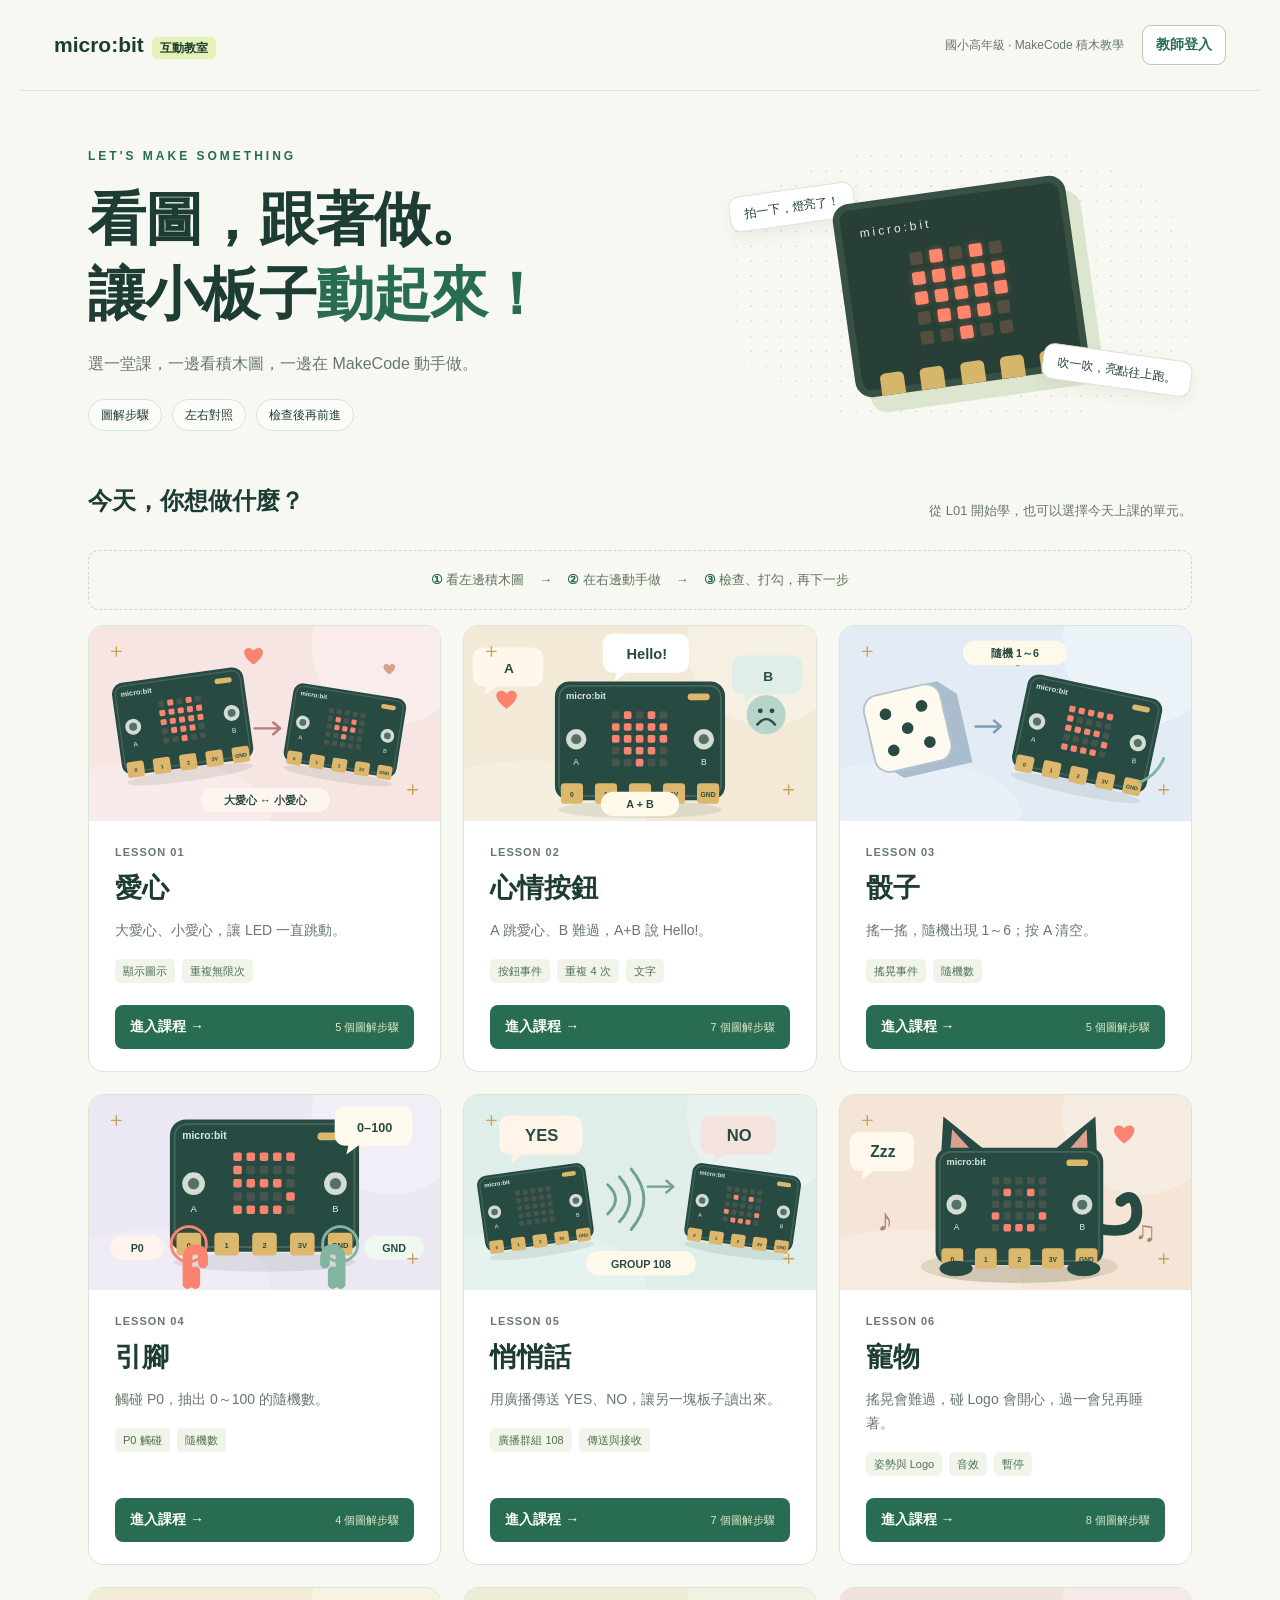
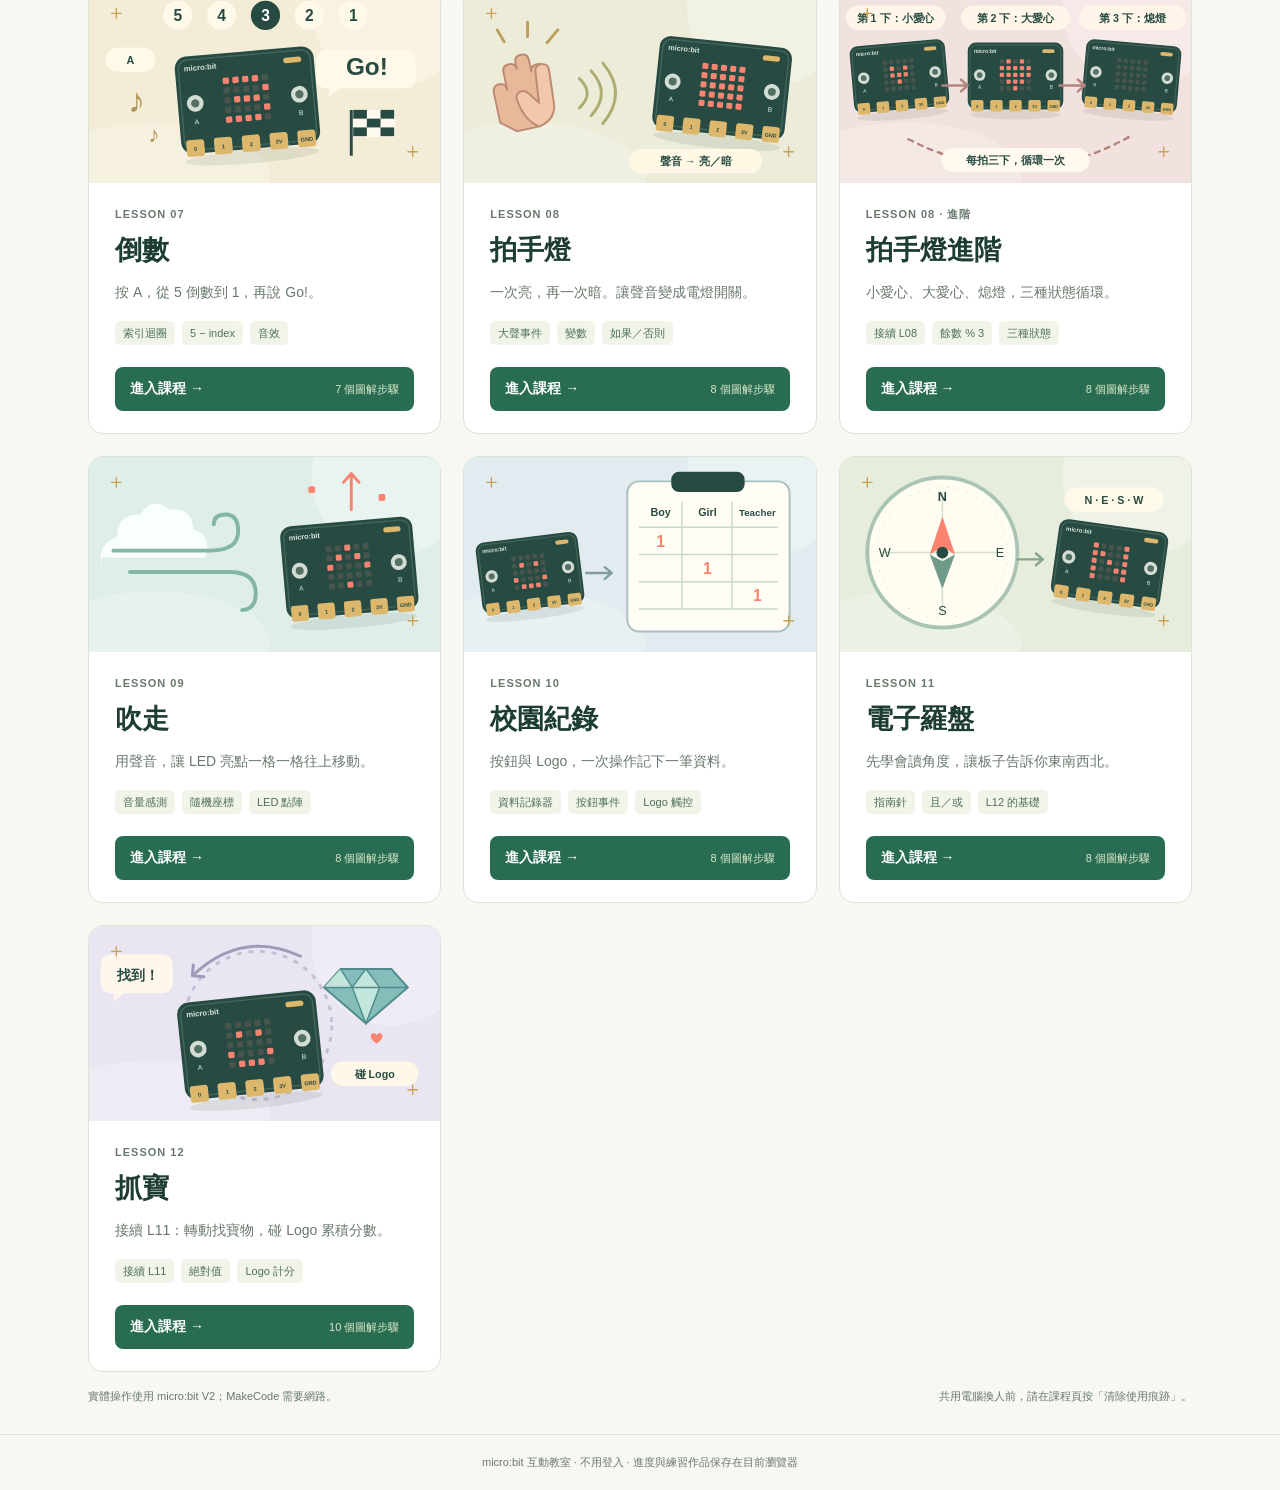
<file: index.html>
<!doctype html>
<html lang="zh-Hant"><head><meta charset="utf-8"><meta name="viewport" content="width=device-width,initial-scale=1"><meta name="description" content="micro:bit 圖解互動教室：L01～L12 與拍手燈進階，共 13 個課程入口；看積木圖，對照 MakeCode 一步步操作。"><title>micro:bit 互動教室｜看圖，跟著做</title><link rel="stylesheet" href="cover.css?v=teacher-20261126"></head>
<body><header><a href="index.html" class="brand">micro:bit<span>互動教室</span></a><div class="teacher-home-tools"><small>國小高年級 · MakeCode 積木教學</small><a class="teacher-entry" href="teacher.html">教師登入</a></div></header>
<main><section class="hero"><div><span class="eyebrow">LET'S MAKE SOMETHING</span><h1>看圖，跟著做。<br>讓小板子<em>動起來！</em></h1><p>選一堂課，一邊看積木圖，一邊在 MakeCode 動手做。</p><div class="pills"><span>圖解步驟</span><span>左右對照</span><span>檢查後再前進</span></div></div><div class="hero-art" aria-hidden="true"><span class="bubble clap-bubble">拍一下，燈亮了！</span><div class="board"><div class="board-name">micro:bit</div><div class="leds"><i></i><i class="lit"></i><i></i><i class="lit"></i><i></i><i class="lit"></i><i class="lit"></i><i class="lit"></i><i class="lit"></i><i class="lit"></i><i class="lit"></i><i class="lit"></i><i class="lit"></i><i class="lit"></i><i class="lit"></i><i></i><i class="lit"></i><i class="lit"></i><i class="lit"></i><i></i><i></i><i></i><i class="lit"></i><i></i><i></i></div><div class="pins"><b></b><b></b><b></b><b></b><b></b></div></div><span class="bubble wind-bubble">吹一吹，亮點往上跑。</span></div></section>
<section aria-labelledby="courseTitle"><div class="section-head"><h2 id="courseTitle">今天，你想做什麼？</h2><p>從 L01 開始學，也可以選擇今天上課的單元。</p></div><div class="howto"><span><b>①</b> 看左邊積木圖</span><span>→</span><span><b>②</b> 在右邊動手做</span><span>→</span><span><b>③</b> 檢查、打勾，再下一步</span></div><div class="courses"><a class="course" href="lesson01.html" aria-label="進入第 01 課愛心"><div class="course-art illustrated" aria-hidden="true"><img src="assets/cover/lesson-01.svg" alt="" width="360" height="200" decoding="async"></div><div class="course-body"><span class="course-no">LESSON 01</span><h3>愛心</h3><p>大愛心、小愛心，讓 LED 一直跳動。</p><div class="tags"><span>顯示圖示</span><span>重複無限次</span></div><div class="enter"><span>進入課程 →</span><small>5 個圖解步驟</small></div></div></a><a class="course" href="lesson02.html" aria-label="進入第 02 課心情按鈕"><div class="course-art illustrated" aria-hidden="true"><img src="assets/cover/lesson-02.svg" alt="" width="360" height="200" decoding="async"></div><div class="course-body"><span class="course-no">LESSON 02</span><h3>心情按鈕</h3><p>A 跳愛心、B 難過，A+B 說 Hello!。</p><div class="tags"><span>按鈕事件</span><span>重複 4 次</span><span>文字</span></div><div class="enter"><span>進入課程 →</span><small>7 個圖解步驟</small></div></div></a><a class="course" href="lesson03.html" aria-label="進入第 03 課骰子"><div class="course-art illustrated" aria-hidden="true"><img src="assets/cover/lesson-03.svg" alt="" width="360" height="200" decoding="async"></div><div class="course-body"><span class="course-no">LESSON 03</span><h3>骰子</h3><p>搖一搖，隨機出現 1～6；按 A 清空。</p><div class="tags"><span>搖晃事件</span><span>隨機數</span></div><div class="enter"><span>進入課程 →</span><small>5 個圖解步驟</small></div></div></a><a class="course" href="lesson04.html" aria-label="進入第 04 課引腳"><div class="course-art illustrated" aria-hidden="true"><img src="assets/cover/lesson-04.svg" alt="" width="360" height="200" decoding="async"></div><div class="course-body"><span class="course-no">LESSON 04</span><h3>引腳</h3><p>觸碰 P0，抽出 0～100 的隨機數。</p><div class="tags"><span>P0 觸碰</span><span>隨機數</span></div><div class="enter"><span>進入課程 →</span><small>4 個圖解步驟</small></div></div></a><a class="course" href="lesson05.html" aria-label="進入第 05 課悄悄話"><div class="course-art illustrated" aria-hidden="true"><img src="assets/cover/lesson-05.svg" alt="" width="360" height="200" decoding="async"></div><div class="course-body"><span class="course-no">LESSON 05</span><h3>悄悄話</h3><p>用廣播傳送 YES、NO，讓另一塊板子讀出來。</p><div class="tags"><span>廣播群組 108</span><span>傳送與接收</span></div><div class="enter"><span>進入課程 →</span><small>7 個圖解步驟</small></div></div></a><a class="course" href="lesson06.html" aria-label="進入第 06 課寵物"><div class="course-art illustrated" aria-hidden="true"><img src="assets/cover/lesson-06.svg" alt="" width="360" height="200" decoding="async"></div><div class="course-body"><span class="course-no">LESSON 06</span><h3>寵物</h3><p>搖晃會難過，碰 Logo 會開心，過一會兒再睡著。</p><div class="tags"><span>姿勢與 Logo</span><span>音效</span><span>暫停</span></div><div class="enter"><span>進入課程 →</span><small>8 個圖解步驟</small></div></div></a><a class="course" href="lesson07.html" aria-label="進入第 07 課倒數"><div class="course-art illustrated" aria-hidden="true"><img src="assets/cover/lesson-07.svg" alt="" width="360" height="200" decoding="async"></div><div class="course-body"><span class="course-no">LESSON 07</span><h3>倒數</h3><p>按 A，從 5 倒數到 1，再說 Go!。</p><div class="tags"><span>索引迴圈</span><span>5 − index</span><span>音效</span></div><div class="enter"><span>進入課程 →</span><small>7 個圖解步驟</small></div></div></a>
<a class="course" href="lesson08.html" aria-label="進入第 08 課拍手燈"><div class="course-art illustrated" aria-hidden="true"><img src="assets/cover/lesson-08.svg" alt="" width="360" height="200" decoding="async"></div><div class="course-body"><span class="course-no">LESSON 08</span><h3>拍手燈</h3><p>一次亮，再一次暗。讓聲音變成電燈開關。</p><div class="tags"><span>大聲事件</span><span>變數</span><span>如果／否則</span></div><div class="enter"><span>進入課程 →</span><small>8 個圖解步驟</small></div></div></a>
<a class="course" href="lesson08advanced.html" aria-label="進入拍手燈進階課"><div class="course-art illustrated" aria-hidden="true"><img src="assets/cover/lesson-08advanced.svg?v=three-claps" alt="" width="360" height="200" decoding="async"></div><div class="course-body"><span class="course-no">LESSON 08 · 進階</span><h3>拍手燈進階</h3><p>小愛心、大愛心、熄燈，三種狀態循環。</p><div class="tags"><span>接續 L08</span><span>餘數 % 3</span><span>三種狀態</span></div><div class="enter"><span>進入課程 →</span><small>8 個圖解步驟</small></div></div></a><a class="course" href="lesson09.html" aria-label="進入第 09 課吹走"><div class="course-art illustrated" aria-hidden="true"><img src="assets/cover/lesson-09.svg" alt="" width="360" height="200" decoding="async"></div><div class="course-body"><span class="course-no">LESSON 09</span><h3>吹走</h3><p>用聲音，讓 LED 亮點一格一格往上移動。</p><div class="tags"><span>音量感測</span><span>隨機座標</span><span>LED 點陣</span></div><div class="enter"><span>進入課程 →</span><small>8 個圖解步驟</small></div></div></a>
<a class="course" href="lesson10.html" aria-label="進入第 10 課校園紀錄"><div class="course-art illustrated" aria-hidden="true"><img src="assets/cover/lesson-10.svg" alt="" width="360" height="200" decoding="async"></div><div class="course-body"><span class="course-no">LESSON 10</span><h3>校園紀錄</h3><p>按鈕與 Logo，一次操作記下一筆資料。</p><div class="tags"><span>資料記錄器</span><span>按鈕事件</span><span>Logo 觸控</span></div><div class="enter"><span>進入課程 →</span><small>8 個圖解步驟</small></div></div></a><a class="course" href="lesson11.html" aria-label="進入第 11 課電子羅盤"><div class="course-art illustrated" aria-hidden="true"><img src="assets/cover/lesson-11.svg" alt="" width="360" height="200" decoding="async"></div><div class="course-body"><span class="course-no">LESSON 11</span><h3>電子羅盤</h3><p>先學會讀角度，讓板子告訴你東南西北。</p><div class="tags"><span>指南針</span><span>且／或</span><span>L12 的基礎</span></div><div class="enter"><span>進入課程 →</span><small>8 個圖解步驟</small></div></div></a><a class="course" href="lesson12.html" aria-label="進入第 12 課抓寶"><div class="course-art illustrated" aria-hidden="true"><img src="assets/cover/lesson-12.svg" alt="" width="360" height="200" decoding="async"></div><div class="course-body"><span class="course-no">LESSON 12</span><h3>抓寶</h3><p>接續 L11：轉動找寶物，碰 Logo 累積分數。</p><div class="tags"><span>接續 L11</span><span>絕對值</span><span>Logo 計分</span></div><div class="enter"><span>進入課程 →</span><small>10 個圖解步驟</small></div></div></a></div></section><div class="notes"><span>實體操作使用 micro:bit V2；MakeCode 需要網路。</span><span>共用電腦換人前，請在課程頁按「清除使用痕跡」。</span></div></main><footer>micro:bit 互動教室 · 不用登入 · 進度與練習作品保存在目前瀏覽器</footer></body></html>
</file>
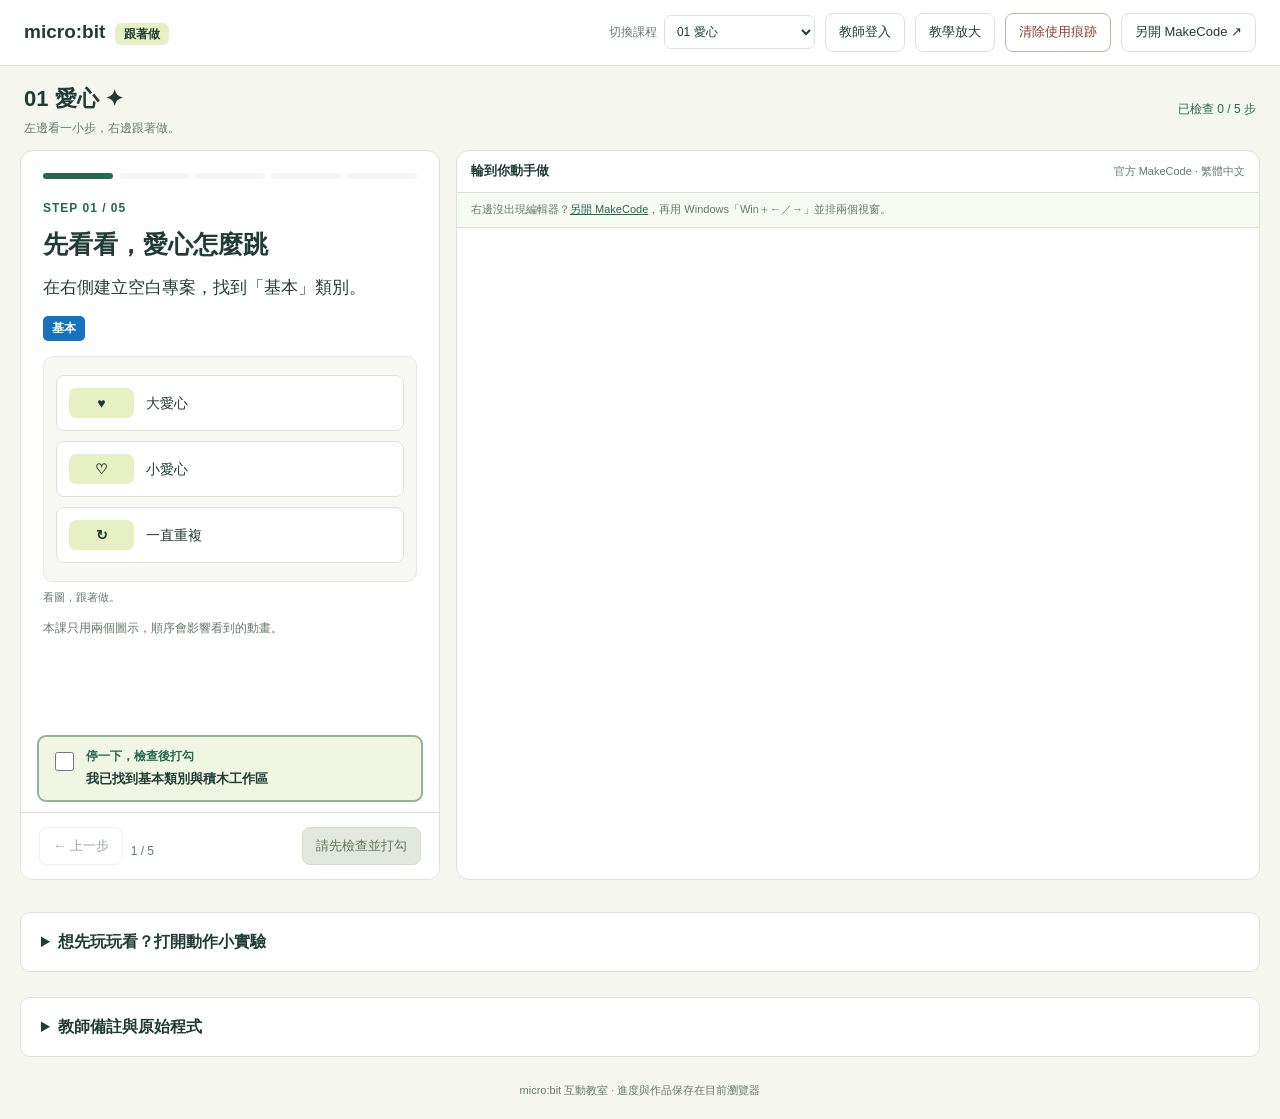
<file: lesson01.html>
<!doctype html>
<html lang="zh-Hant"><head><meta charset="utf-8"><meta name="viewport" content="width=device-width,initial-scale=1"><meta name="description" content="01 愛心：看積木圖，一步一步在 MakeCode 跟著做。"><title>01 愛心｜micro:bit 跟著做</title><link rel="stylesheet" href="guided.css"><script src="lessons01.js" defer></script><script src="guide-steps01.js" defer></script><script src="sim-foundations.js" defer></script><link rel="stylesheet" href="teacher-mode.css?v=20261126"><script src="teacher-catalog.js" defer></script><script src="teacher-config.js" defer></script><script src="teacher-client.js" defer></script><script src="teacher-snapshots.js?v=demo-20261126-1" defer></script><script src="teacher-lesson.js?v=demo-20261126-1" defer></script><script src="guided.js?v=demo-20261126-1" defer></script></head>
<body data-lesson="01" data-course-label="01"><header><a href="index.html" class="brand" title="回課程封面">micro:bit<span>跟著做</span></a><nav aria-label="操作工具"><label class="course-select">切換課程 <select id="courseSelect" aria-label="切換課程"><option value="lesson01.html">01 愛心</option><option value="lesson02.html">02 心情按鈕</option><option value="lesson03.html">03 骰子</option><option value="lesson04.html">04 引腳</option><option value="lesson05.html">05 悄悄話</option><option value="lesson06.html">06 寵物</option><option value="lesson07.html">07 倒數</option><option value="lesson08.html">08 拍手燈</option><option value="lesson08advanced.html">08 拍手燈進階</option><option value="lesson09.html">09 吹走</option><option value="lesson10.html">10 校園紀錄</option><option value="lesson11.html">11 電子羅盤</option><option value="lesson12.html">12 抓寶（接續 L11）</option></select></label><a class="button" href="teacher.html">教師登入</a><button id="layoutToggle" class="button" aria-pressed="false">教學放大</button><button id="clearUsage" class="button clear-usage" title="清除本站各課進度與內嵌 MakeCode 積木">清除使用痕跡</button><a class="button" href="https://makecode.microbit.org/?lang=zh-TW" target="_blank" rel="noopener">另開 MakeCode ↗</a></nav></header>
<div class="topline"><div><h1>01 愛心 <span aria-hidden="true">✦</span></h1><p>左邊看一小步，右邊跟著做。</p></div><div class="progress-status"><span id="journey" class="status" aria-live="polite"></span><span id="clearStatus" class="status" role="status"></span></div></div>
<main><section class="workspace" aria-label="教學與 MakeCode 對照"><article class="guide"><div class="guide-scroll" id="guideScroll"><nav id="stepDots" class="step-progress" aria-label="選擇教學步驟"></nav><div id="stepNumber" class="step-number"></div><h2 id="stepTitle"></h2><p id="instruction" class="instruction"></p><div id="categoryPath" class="path" aria-label="積木類別"></div><div id="diagram" class="diagram"><div id="fallbackBlocks" class="blocks"></div><img id="officialBlocks" class="official-blocks" hidden alt=""></div><p class="official-state"><span id="renderStatus"></span> <a id="pictureZoom" href="#" target="_blank" rel="noopener" hidden>看大圖 ↗</a></p><p id="stepHint" class="hint"></p></div><label class="check"><input id="stepCheck" type="checkbox"><span><small class="check-heading">停一下，檢查後打勾</small><span id="checkText"></span></span></label><div class="step-nav"><button id="prev" class="button">← 上一步</button><span id="counter" class="hint"></span><button id="next" class="button primary">下一步 →</button></div></article>
<section class="editor" aria-label="MakeCode 編輯器"><div class="editor-toolbar"><strong>輪到你動手做</strong><small id="editorSaveStatus" role="status">官方 MakeCode · 繁體中文</small></div><p class="editor-note">右邊沒出現編輯器？<a href="https://makecode.microbit.org/?lang=zh-TW" target="_blank" rel="noopener">另開 MakeCode</a>，再用 Windows「Win＋←／→」並排兩個視窗。</p><iframe id="makecode" title="官方 MakeCode 積木編輯器" src="https://makecode.microbit.org/?lang=zh-TW&amp;controller=1" allow="usb; serial" referrerpolicy="strict-origin-when-cross-origin"></iframe></section></section>
<details class="extras" id="extraPanel"><summary>想先玩玩看？打開動作小實驗</summary><div class="extra-grid"><section><div class="record-buttons"><button class="button primary" data-demo-event="cycle">看一輪愛心</button><button id="demoReset" class="button">回到開機</button></div><p id="demoStatus" class="status" aria-live="polite"></p><p id="demoAction" class="demo-action" aria-live="polite"></p><button id="demoNext" class="button">看下一個動作 →</button><ol id="demoTrace" class="trace"></ol></section><section><h3>一次看清楚一個動作</h3><p>按上方操作，再按「看下一個動作」，觀察先後順序。</p><p class="hint">這裡是網頁動作示意，不執行右側學生程式、不實際播放聲音，也不模擬實體事件排程與持續時間。真正的作品請在右側 MakeCode 測試。</p></section></div></details>
<details class="extras"><summary>教師備註與原始程式</summary><div class="teacher-info"><ul><li>原檔只有一個重複無限次，先大愛心、再小愛心；沒有按鈕，也沒有另加暫停積木。</li><li>每一步檢查後打勾才能前進。「清除使用痕跡」會清除本站所有課程進度與內嵌作品，與實體板子的動作不同。</li><li>原始 HEX 未修改；網頁及模擬器驗證不代表實體硬體驗收。</li></ul><p>本課依上課原檔編排。</p><details><summary>查看上課原始程式（JavaScript）</summary><pre><code id="originalCode"></code></pre></details><button id="resetGuide" class="button">清除這個瀏覽器的步驟勾選</button><p id="storageStatus" class="status" aria-live="polite"></p></div></details></main><footer>micro:bit 互動教室 · 進度與作品保存在目前瀏覽器</footer></body></html>
</file>
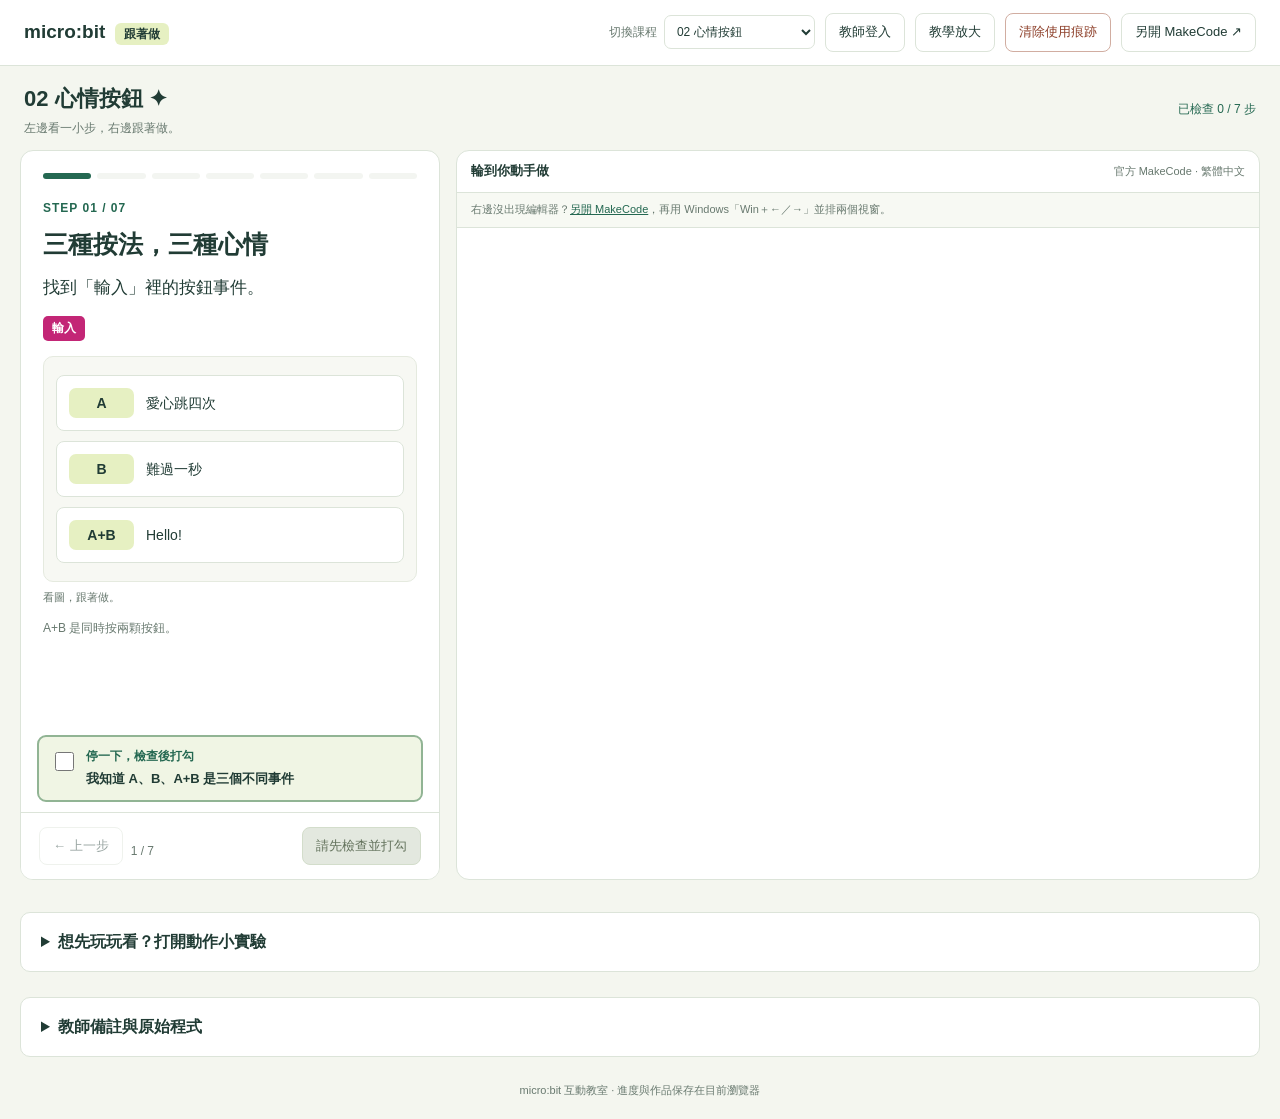
<file: lesson02.html>
<!doctype html>
<html lang="zh-Hant"><head><meta charset="utf-8"><meta name="viewport" content="width=device-width,initial-scale=1"><meta name="description" content="02 心情按鈕：看積木圖，一步一步在 MakeCode 跟著做。"><title>02 心情按鈕｜micro:bit 跟著做</title><link rel="stylesheet" href="guided.css"><script src="lessons02.js" defer></script><script src="guide-steps02.js" defer></script><script src="sim-foundations.js" defer></script><link rel="stylesheet" href="teacher-mode.css?v=20261126"><script src="teacher-catalog.js" defer></script><script src="teacher-config.js" defer></script><script src="teacher-client.js" defer></script><script src="teacher-snapshots.js?v=demo-20261126-1" defer></script><script src="teacher-lesson.js?v=demo-20261126-1" defer></script><script src="guided.js?v=demo-20261126-1" defer></script></head>
<body data-lesson="02" data-course-label="02"><header><a href="index.html" class="brand" title="回課程封面">micro:bit<span>跟著做</span></a><nav aria-label="操作工具"><label class="course-select">切換課程 <select id="courseSelect" aria-label="切換課程"><option value="lesson01.html">01 愛心</option><option value="lesson02.html">02 心情按鈕</option><option value="lesson03.html">03 骰子</option><option value="lesson04.html">04 引腳</option><option value="lesson05.html">05 悄悄話</option><option value="lesson06.html">06 寵物</option><option value="lesson07.html">07 倒數</option><option value="lesson08.html">08 拍手燈</option><option value="lesson08advanced.html">08 拍手燈進階</option><option value="lesson09.html">09 吹走</option><option value="lesson10.html">10 校園紀錄</option><option value="lesson11.html">11 電子羅盤</option><option value="lesson12.html">12 抓寶（接續 L11）</option></select></label><a class="button" href="teacher.html">教師登入</a><button id="layoutToggle" class="button" aria-pressed="false">教學放大</button><button id="clearUsage" class="button clear-usage" title="清除本站各課進度與內嵌 MakeCode 積木">清除使用痕跡</button><a class="button" href="https://makecode.microbit.org/?lang=zh-TW" target="_blank" rel="noopener">另開 MakeCode ↗</a></nav></header>
<div class="topline"><div><h1>02 心情按鈕 <span aria-hidden="true">✦</span></h1><p>左邊看一小步，右邊跟著做。</p></div><div class="progress-status"><span id="journey" class="status" aria-live="polite"></span><span id="clearStatus" class="status" role="status"></span></div></div>
<main><section class="workspace" aria-label="教學與 MakeCode 對照"><article class="guide"><div class="guide-scroll" id="guideScroll"><nav id="stepDots" class="step-progress" aria-label="選擇教學步驟"></nav><div id="stepNumber" class="step-number"></div><h2 id="stepTitle"></h2><p id="instruction" class="instruction"></p><div id="categoryPath" class="path" aria-label="積木類別"></div><div id="diagram" class="diagram"><div id="fallbackBlocks" class="blocks"></div><img id="officialBlocks" class="official-blocks" hidden alt=""></div><p class="official-state"><span id="renderStatus"></span> <a id="pictureZoom" href="#" target="_blank" rel="noopener" hidden>看大圖 ↗</a></p><p id="stepHint" class="hint"></p></div><label class="check"><input id="stepCheck" type="checkbox"><span><small class="check-heading">停一下，檢查後打勾</small><span id="checkText"></span></span></label><div class="step-nav"><button id="prev" class="button">← 上一步</button><span id="counter" class="hint"></span><button id="next" class="button primary">下一步 →</button></div></article>
<section class="editor" aria-label="MakeCode 編輯器"><div class="editor-toolbar"><strong>輪到你動手做</strong><small id="editorSaveStatus" role="status">官方 MakeCode · 繁體中文</small></div><p class="editor-note">右邊沒出現編輯器？<a href="https://makecode.microbit.org/?lang=zh-TW" target="_blank" rel="noopener">另開 MakeCode</a>，再用 Windows「Win＋←／→」並排兩個視窗。</p><iframe id="makecode" title="官方 MakeCode 積木編輯器" src="https://makecode.microbit.org/?lang=zh-TW&amp;controller=1" allow="usb; serial" referrerpolicy="strict-origin-when-cross-origin"></iframe></section></section>
<details class="extras" id="extraPanel"><summary>想先玩玩看？打開動作小實驗</summary><div class="extra-grid"><section><div class="record-buttons"><button class="button primary" data-demo-event="A">按 A</button><button class="button primary" data-demo-event="B">按 B</button><button class="button primary" data-demo-event="AB">按 A+B</button><button id="demoReset" class="button">回到開機</button></div><p id="demoStatus" class="status" aria-live="polite"></p><p id="demoAction" class="demo-action" aria-live="polite"></p><button id="demoNext" class="button">看下一個動作 →</button><ol id="demoTrace" class="trace"></ol></section><section><h3>一次看清楚一個動作</h3><p>按上方操作，再按「看下一個動作」，觀察先後順序。</p><p class="hint">這裡是網頁動作示意，不執行右側學生程式、不實際播放聲音，也不模擬實體事件排程與持續時間。真正的作品請在右側 MakeCode 測試。</p></section></div></details>
<details class="extras"><summary>教師備註與原始程式</summary><div class="teacher-info"><ul><li>A 會交替大、小愛心四次（共八個圖示），迴圈後清空。B 顯示難過、暫停1000毫秒、清空。A+B 顯示 Hello!。</li><li>每一步檢查後打勾才能前進。「清除使用痕跡」會清除本站所有課程進度與內嵌作品，與實體板子的動作不同。</li><li>原始 HEX 未修改；網頁及模擬器驗證不代表實體硬體驗收。</li></ul><p>本課依上課原檔編排。</p><details><summary>查看上課原始程式（JavaScript）</summary><pre><code id="originalCode"></code></pre></details><button id="resetGuide" class="button">清除這個瀏覽器的步驟勾選</button><p id="storageStatus" class="status" aria-live="polite"></p></div></details></main><footer>micro:bit 互動教室 · 進度與作品保存在目前瀏覽器</footer></body></html>
</file>
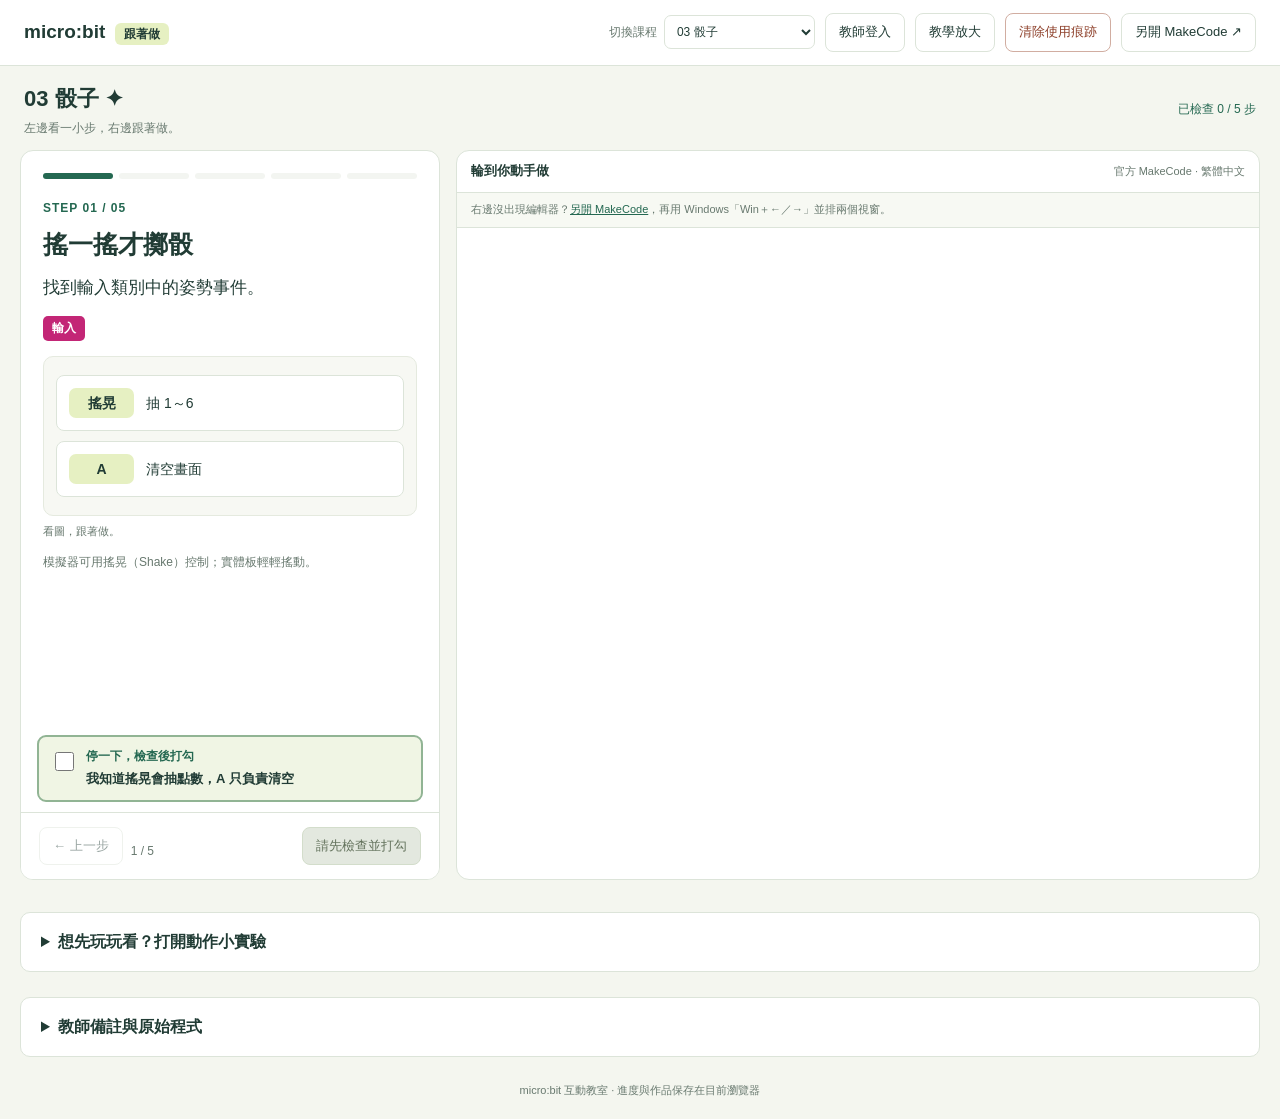
<file: lesson03.html>
<!doctype html>
<html lang="zh-Hant"><head><meta charset="utf-8"><meta name="viewport" content="width=device-width,initial-scale=1"><meta name="description" content="03 骰子：看積木圖，一步一步在 MakeCode 跟著做。"><title>03 骰子｜micro:bit 跟著做</title><link rel="stylesheet" href="guided.css"><script src="lessons03.js" defer></script><script src="guide-steps03.js" defer></script><script src="sim-foundations.js" defer></script><link rel="stylesheet" href="teacher-mode.css?v=20261126"><script src="teacher-catalog.js" defer></script><script src="teacher-config.js" defer></script><script src="teacher-client.js" defer></script><script src="teacher-snapshots.js?v=demo-20261126-1" defer></script><script src="teacher-lesson.js?v=demo-20261126-1" defer></script><script src="guided.js?v=demo-20261126-1" defer></script></head>
<body data-lesson="03" data-course-label="03"><header><a href="index.html" class="brand" title="回課程封面">micro:bit<span>跟著做</span></a><nav aria-label="操作工具"><label class="course-select">切換課程 <select id="courseSelect" aria-label="切換課程"><option value="lesson01.html">01 愛心</option><option value="lesson02.html">02 心情按鈕</option><option value="lesson03.html">03 骰子</option><option value="lesson04.html">04 引腳</option><option value="lesson05.html">05 悄悄話</option><option value="lesson06.html">06 寵物</option><option value="lesson07.html">07 倒數</option><option value="lesson08.html">08 拍手燈</option><option value="lesson08advanced.html">08 拍手燈進階</option><option value="lesson09.html">09 吹走</option><option value="lesson10.html">10 校園紀錄</option><option value="lesson11.html">11 電子羅盤</option><option value="lesson12.html">12 抓寶（接續 L11）</option></select></label><a class="button" href="teacher.html">教師登入</a><button id="layoutToggle" class="button" aria-pressed="false">教學放大</button><button id="clearUsage" class="button clear-usage" title="清除本站各課進度與內嵌 MakeCode 積木">清除使用痕跡</button><a class="button" href="https://makecode.microbit.org/?lang=zh-TW" target="_blank" rel="noopener">另開 MakeCode ↗</a></nav></header>
<div class="topline"><div><h1>03 骰子 <span aria-hidden="true">✦</span></h1><p>左邊看一小步，右邊跟著做。</p></div><div class="progress-status"><span id="journey" class="status" aria-live="polite"></span><span id="clearStatus" class="status" role="status"></span></div></div>
<main><section class="workspace" aria-label="教學與 MakeCode 對照"><article class="guide"><div class="guide-scroll" id="guideScroll"><nav id="stepDots" class="step-progress" aria-label="選擇教學步驟"></nav><div id="stepNumber" class="step-number"></div><h2 id="stepTitle"></h2><p id="instruction" class="instruction"></p><div id="categoryPath" class="path" aria-label="積木類別"></div><div id="diagram" class="diagram"><div id="fallbackBlocks" class="blocks"></div><img id="officialBlocks" class="official-blocks" hidden alt=""></div><p class="official-state"><span id="renderStatus"></span> <a id="pictureZoom" href="#" target="_blank" rel="noopener" hidden>看大圖 ↗</a></p><p id="stepHint" class="hint"></p></div><label class="check"><input id="stepCheck" type="checkbox"><span><small class="check-heading">停一下，檢查後打勾</small><span id="checkText"></span></span></label><div class="step-nav"><button id="prev" class="button">← 上一步</button><span id="counter" class="hint"></span><button id="next" class="button primary">下一步 →</button></div></article>
<section class="editor" aria-label="MakeCode 編輯器"><div class="editor-toolbar"><strong>輪到你動手做</strong><small id="editorSaveStatus" role="status">官方 MakeCode · 繁體中文</small></div><p class="editor-note">右邊沒出現編輯器？<a href="https://makecode.microbit.org/?lang=zh-TW" target="_blank" rel="noopener">另開 MakeCode</a>，再用 Windows「Win＋←／→」並排兩個視窗。</p><iframe id="makecode" title="官方 MakeCode 積木編輯器" src="https://makecode.microbit.org/?lang=zh-TW&amp;controller=1" allow="usb; serial" referrerpolicy="strict-origin-when-cross-origin"></iframe></section></section>
<details class="extras" id="extraPanel"><summary>想先玩玩看？打開動作小實驗</summary><div class="extra-grid"><section><div class="record-buttons"><button class="button primary" data-demo-event="shake">搖一搖</button><button class="button primary" data-demo-event="A">按 A：清空</button><button id="demoReset" class="button">回到開機</button></div><p id="demoStatus" class="status" aria-live="polite"></p><p id="demoAction" class="demo-action" aria-live="polite"></p><button id="demoNext" class="button">看下一個動作 →</button><ol id="demoTrace" class="trace"></ol></section><section><h3>一次看清楚一個動作</h3><p>按上方操作，再按「看下一個動作」，觀察先後順序。</p><p class="hint">這裡是網頁動作示意，不執行右側學生程式、不實際播放聲音，也不模擬實體事件排程與持續時間。真正的作品請在右側 MakeCode 測試。</p></section></div></details>
<details class="extras"><summary>教師備註與原始程式</summary><div class="teacher-info"><ul><li>搖晃顯示1～6的隨機整數，可能連續出現相同點數。A只清空，不會重抽。</li><li>每一步檢查後打勾才能前進。「清除使用痕跡」會清除本站所有課程進度與內嵌作品，與實體板子的動作不同。</li><li>原始 HEX 未修改；網頁及模擬器驗證不代表實體硬體驗收。</li></ul><p>本課依上課原檔編排。</p><details><summary>查看上課原始程式（JavaScript）</summary><pre><code id="originalCode"></code></pre></details><button id="resetGuide" class="button">清除這個瀏覽器的步驟勾選</button><p id="storageStatus" class="status" aria-live="polite"></p></div></details></main><footer>micro:bit 互動教室 · 進度與作品保存在目前瀏覽器</footer></body></html>
</file>
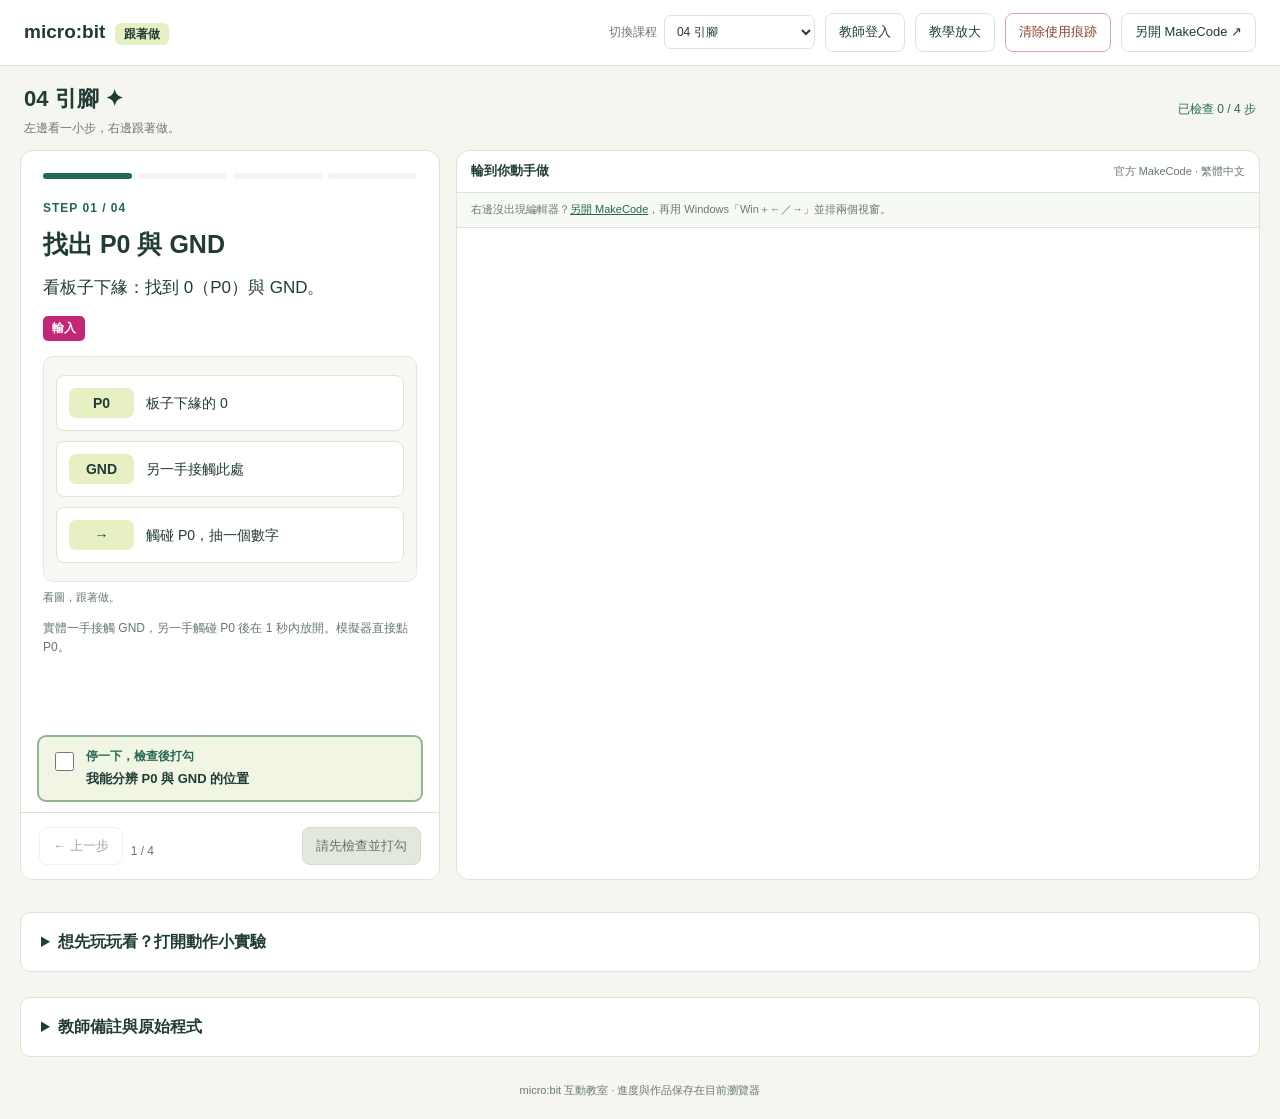
<file: lesson04.html>
<!doctype html>
<html lang="zh-Hant"><head><meta charset="utf-8"><meta name="viewport" content="width=device-width,initial-scale=1"><meta name="description" content="04 引腳：看積木圖，一步一步在 MakeCode 跟著做。"><title>04 引腳｜micro:bit 跟著做</title><link rel="stylesheet" href="guided.css"><script src="lessons04.js" defer></script><script src="guide-steps04.js" defer></script><script src="sim-foundations.js" defer></script><link rel="stylesheet" href="teacher-mode.css?v=20261126"><script src="teacher-catalog.js" defer></script><script src="teacher-config.js" defer></script><script src="teacher-client.js" defer></script><script src="teacher-snapshots.js?v=demo-20261126-1" defer></script><script src="teacher-lesson.js?v=demo-20261126-1" defer></script><script src="guided.js?v=demo-20261126-1" defer></script></head>
<body data-lesson="04" data-course-label="04"><header><a href="index.html" class="brand" title="回課程封面">micro:bit<span>跟著做</span></a><nav aria-label="操作工具"><label class="course-select">切換課程 <select id="courseSelect" aria-label="切換課程"><option value="lesson01.html">01 愛心</option><option value="lesson02.html">02 心情按鈕</option><option value="lesson03.html">03 骰子</option><option value="lesson04.html">04 引腳</option><option value="lesson05.html">05 悄悄話</option><option value="lesson06.html">06 寵物</option><option value="lesson07.html">07 倒數</option><option value="lesson08.html">08 拍手燈</option><option value="lesson08advanced.html">08 拍手燈進階</option><option value="lesson09.html">09 吹走</option><option value="lesson10.html">10 校園紀錄</option><option value="lesson11.html">11 電子羅盤</option><option value="lesson12.html">12 抓寶（接續 L11）</option></select></label><a class="button" href="teacher.html">教師登入</a><button id="layoutToggle" class="button" aria-pressed="false">教學放大</button><button id="clearUsage" class="button clear-usage" title="清除本站各課進度與內嵌 MakeCode 積木">清除使用痕跡</button><a class="button" href="https://makecode.microbit.org/?lang=zh-TW" target="_blank" rel="noopener">另開 MakeCode ↗</a></nav></header>
<div class="topline"><div><h1>04 引腳 <span aria-hidden="true">✦</span></h1><p>左邊看一小步，右邊跟著做。</p></div><div class="progress-status"><span id="journey" class="status" aria-live="polite"></span><span id="clearStatus" class="status" role="status"></span></div></div>
<main><section class="workspace" aria-label="教學與 MakeCode 對照"><article class="guide"><div class="guide-scroll" id="guideScroll"><nav id="stepDots" class="step-progress" aria-label="選擇教學步驟"></nav><div id="stepNumber" class="step-number"></div><h2 id="stepTitle"></h2><p id="instruction" class="instruction"></p><div id="categoryPath" class="path" aria-label="積木類別"></div><div id="diagram" class="diagram"><div id="fallbackBlocks" class="blocks"></div><img id="officialBlocks" class="official-blocks" hidden alt=""></div><p class="official-state"><span id="renderStatus"></span> <a id="pictureZoom" href="#" target="_blank" rel="noopener" hidden>看大圖 ↗</a></p><p id="stepHint" class="hint"></p></div><label class="check"><input id="stepCheck" type="checkbox"><span><small class="check-heading">停一下，檢查後打勾</small><span id="checkText"></span></span></label><div class="step-nav"><button id="prev" class="button">← 上一步</button><span id="counter" class="hint"></span><button id="next" class="button primary">下一步 →</button></div></article>
<section class="editor" aria-label="MakeCode 編輯器"><div class="editor-toolbar"><strong>輪到你動手做</strong><small id="editorSaveStatus" role="status">官方 MakeCode · 繁體中文</small></div><p class="editor-note">右邊沒出現編輯器？<a href="https://makecode.microbit.org/?lang=zh-TW" target="_blank" rel="noopener">另開 MakeCode</a>，再用 Windows「Win＋←／→」並排兩個視窗。</p><iframe id="makecode" title="官方 MakeCode 積木編輯器" src="https://makecode.microbit.org/?lang=zh-TW&amp;controller=1" allow="usb; serial" referrerpolicy="strict-origin-when-cross-origin"></iframe></section></section>
<details class="extras" id="extraPanel"><summary>想先玩玩看？打開動作小實驗</summary><div class="extra-grid"><section><div class="record-buttons"><button class="button primary" data-demo-event="P0">觸碰 P0</button><button id="demoReset" class="button">回到開機</button></div><p id="demoStatus" class="status" aria-live="polite"></p><p id="demoAction" class="demo-action" aria-live="polite"></p><button id="demoNext" class="button">看下一個動作 →</button><ol id="demoTrace" class="trace"></ol></section><section><h3>一次看清楚一個動作</h3><p>按上方操作，再按「看下一個動作」，觀察先後順序。</p><p class="hint">這裡是網頁動作示意，不執行右側學生程式、不實際播放聲音，也不模擬實體事件排程與持續時間。真正的作品請在右側 MakeCode 測試。</p></section></div></details>
<details class="extras"><summary>教師備註與原始程式</summary><div class="teacher-info"><ul><li>原事件為 onPinPressed(TouchPin.P0)。實體用一手接觸GND，另一手觸碰P0後在1秒內放開；模擬器點P0。原檔抽0～100，並非骰子的1～6。</li><li>每一步檢查後打勾才能前進。「清除使用痕跡」會清除本站所有課程進度與內嵌作品，與實體板子的動作不同。</li><li>原始 HEX 未修改；網頁及模擬器驗證不代表實體硬體驗收。</li></ul><p><a href="https://makecode.microbit.org/reference/input/on-pin-pressed" target="_blank" rel="noopener">官方引腳觸碰說明</a></p><details><summary>查看上課原始程式（JavaScript）</summary><pre><code id="originalCode"></code></pre></details><button id="resetGuide" class="button">清除這個瀏覽器的步驟勾選</button><p id="storageStatus" class="status" aria-live="polite"></p></div></details></main><footer>micro:bit 互動教室 · 進度與作品保存在目前瀏覽器</footer></body></html>
</file>
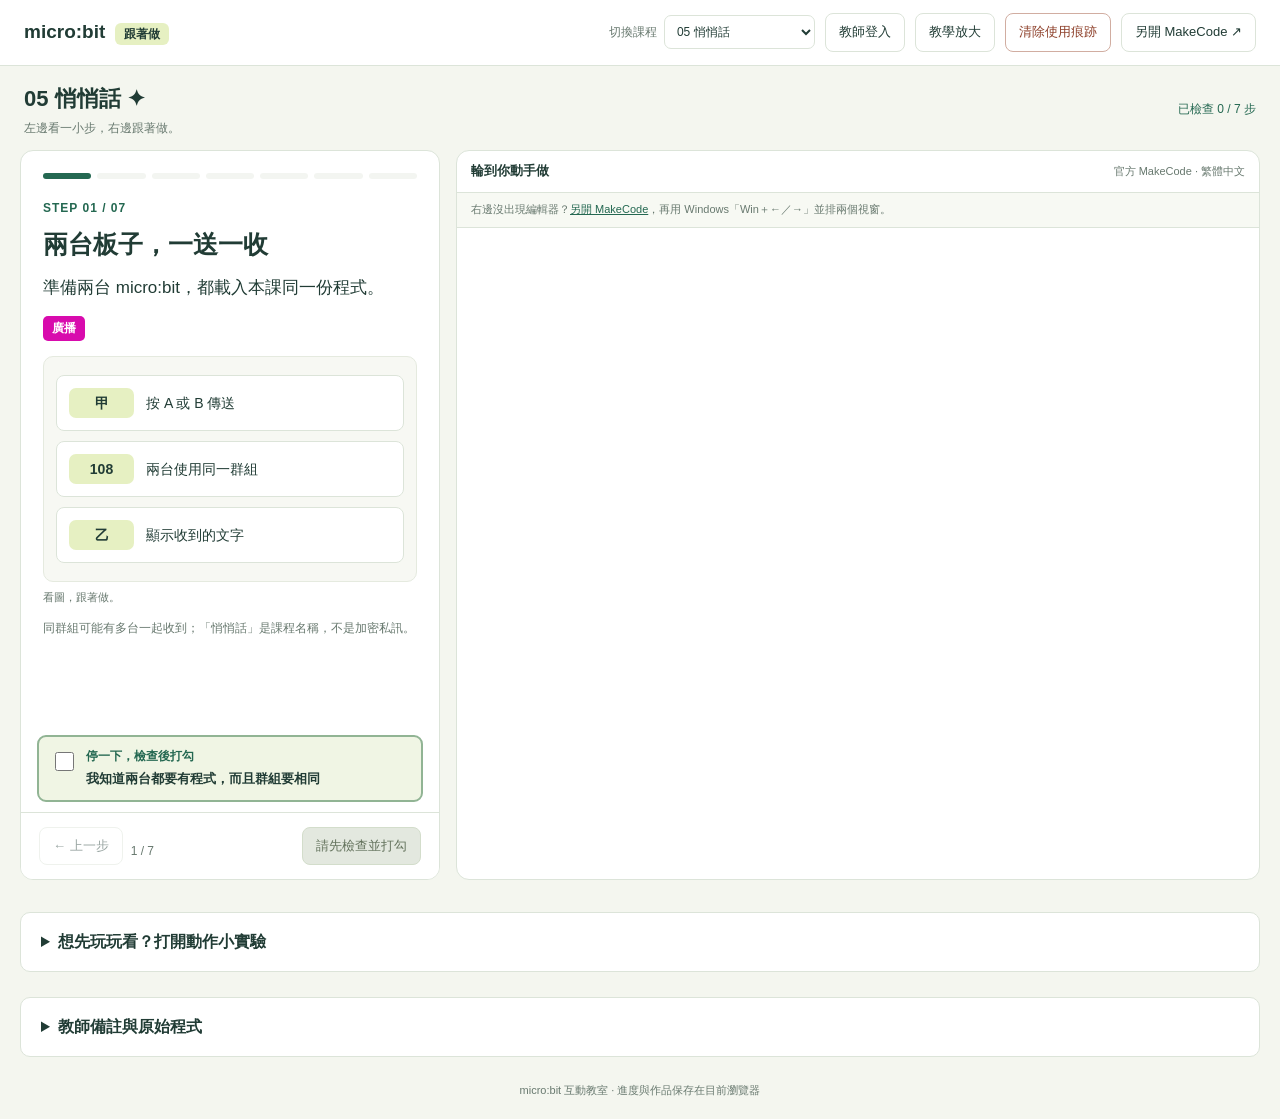
<file: lesson05.html>
<!doctype html>
<html lang="zh-Hant"><head><meta charset="utf-8"><meta name="viewport" content="width=device-width,initial-scale=1"><meta name="description" content="05 悄悄話：看積木圖，一步一步在 MakeCode 跟著做。"><title>05 悄悄話｜micro:bit 跟著做</title><link rel="stylesheet" href="guided.css"><script src="lessons05.js" defer></script><script src="guide-steps05.js" defer></script><script src="sim-foundations.js" defer></script><link rel="stylesheet" href="teacher-mode.css?v=20261126"><script src="teacher-catalog.js" defer></script><script src="teacher-config.js" defer></script><script src="teacher-client.js" defer></script><script src="teacher-snapshots.js?v=demo-20261126-1" defer></script><script src="teacher-lesson.js?v=demo-20261126-1" defer></script><script src="guided.js?v=demo-20261126-1" defer></script></head>
<body data-lesson="05" data-course-label="05"><header><a href="index.html" class="brand" title="回課程封面">micro:bit<span>跟著做</span></a><nav aria-label="操作工具"><label class="course-select">切換課程 <select id="courseSelect" aria-label="切換課程"><option value="lesson01.html">01 愛心</option><option value="lesson02.html">02 心情按鈕</option><option value="lesson03.html">03 骰子</option><option value="lesson04.html">04 引腳</option><option value="lesson05.html">05 悄悄話</option><option value="lesson06.html">06 寵物</option><option value="lesson07.html">07 倒數</option><option value="lesson08.html">08 拍手燈</option><option value="lesson08advanced.html">08 拍手燈進階</option><option value="lesson09.html">09 吹走</option><option value="lesson10.html">10 校園紀錄</option><option value="lesson11.html">11 電子羅盤</option><option value="lesson12.html">12 抓寶（接續 L11）</option></select></label><a class="button" href="teacher.html">教師登入</a><button id="layoutToggle" class="button" aria-pressed="false">教學放大</button><button id="clearUsage" class="button clear-usage" title="清除本站各課進度與內嵌 MakeCode 積木">清除使用痕跡</button><a class="button" href="https://makecode.microbit.org/?lang=zh-TW" target="_blank" rel="noopener">另開 MakeCode ↗</a></nav></header>
<div class="topline"><div><h1>05 悄悄話 <span aria-hidden="true">✦</span></h1><p>左邊看一小步，右邊跟著做。</p></div><div class="progress-status"><span id="journey" class="status" aria-live="polite"></span><span id="clearStatus" class="status" role="status"></span></div></div>
<main><section class="workspace" aria-label="教學與 MakeCode 對照"><article class="guide"><div class="guide-scroll" id="guideScroll"><nav id="stepDots" class="step-progress" aria-label="選擇教學步驟"></nav><div id="stepNumber" class="step-number"></div><h2 id="stepTitle"></h2><p id="instruction" class="instruction"></p><div id="categoryPath" class="path" aria-label="積木類別"></div><div id="diagram" class="diagram"><div id="fallbackBlocks" class="blocks"></div><img id="officialBlocks" class="official-blocks" hidden alt=""></div><p class="official-state"><span id="renderStatus"></span> <a id="pictureZoom" href="#" target="_blank" rel="noopener" hidden>看大圖 ↗</a></p><p id="stepHint" class="hint"></p></div><label class="check"><input id="stepCheck" type="checkbox"><span><small class="check-heading">停一下，檢查後打勾</small><span id="checkText"></span></span></label><div class="step-nav"><button id="prev" class="button">← 上一步</button><span id="counter" class="hint"></span><button id="next" class="button primary">下一步 →</button></div></article>
<section class="editor" aria-label="MakeCode 編輯器"><div class="editor-toolbar"><strong>輪到你動手做</strong><small id="editorSaveStatus" role="status">官方 MakeCode · 繁體中文</small></div><p class="editor-note">右邊沒出現編輯器？<a href="https://makecode.microbit.org/?lang=zh-TW" target="_blank" rel="noopener">另開 MakeCode</a>，再用 Windows「Win＋←／→」並排兩個視窗。</p><iframe id="makecode" title="官方 MakeCode 積木編輯器" src="https://makecode.microbit.org/?lang=zh-TW&amp;controller=1" allow="usb; serial" referrerpolicy="strict-origin-when-cross-origin"></iframe></section></section>
<details class="extras" id="extraPanel"><summary>想先玩玩看？打開動作小實驗</summary><div class="extra-grid"><section><div class="record-buttons"><button class="button primary" data-demo-event="A">A：送 YES</button><button class="button primary" data-demo-event="B">B：送 NO</button><button class="button primary" data-demo-event="receiveYES">另一台傳來 YES</button><button class="button primary" data-demo-event="receiveNO">另一台傳來 NO</button><button id="demoReset" class="button">回到開機</button></div><p id="demoStatus" class="status" aria-live="polite"></p><p id="demoAction" class="demo-action" aria-live="polite"></p><button id="demoNext" class="button">看下一個動作 →</button><ol id="demoTrace" class="trace"></ol></section><section><h3>一次看清楚一個動作</h3><p>按上方操作，再按「看下一個動作」，觀察先後順序。</p><p class="hint">這裡是網頁動作示意，不執行右側學生程式、不實際播放聲音，也不模擬實體事件排程與持續時間。真正的作品請在右側 MakeCode 測試。</p></section></div></details>
<details class="extras"><summary>教師備註與原始程式</summary><div class="teacher-info"><ul><li>開機設定群組108，A送YES、B送NO。接收事件顯示收到的receivedString，不固定顯示YES。相同群組可能有多台接收，不是加密私訊；實體測試需兩塊板子。</li><li>每一步檢查後打勾才能前進。「清除使用痕跡」會清除本站所有課程進度與內嵌作品，與實體板子的動作不同。</li><li>原始 HEX 未修改；網頁及模擬器驗證不代表實體硬體驗收。</li></ul><p><a href="https://makecode.microbit.org/reference/radio/set-group" target="_blank" rel="noopener">官方廣播群組說明</a></p><details><summary>查看上課原始程式（JavaScript）</summary><pre><code id="originalCode"></code></pre></details><button id="resetGuide" class="button">清除這個瀏覽器的步驟勾選</button><p id="storageStatus" class="status" aria-live="polite"></p></div></details></main><footer>micro:bit 互動教室 · 進度與作品保存在目前瀏覽器</footer></body></html>
</file>
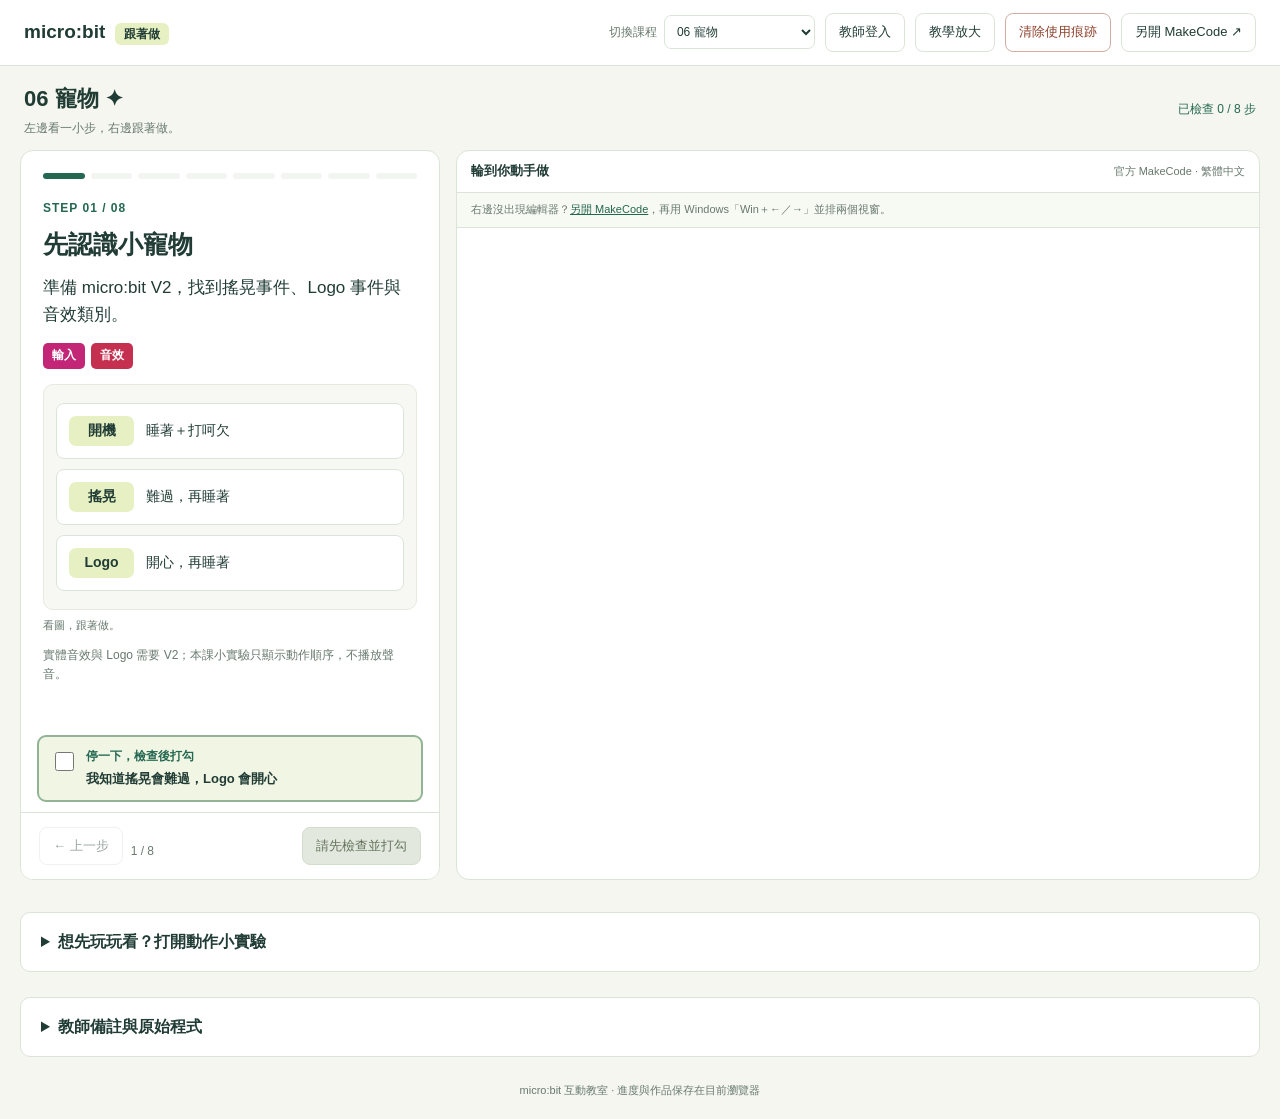
<file: lesson06.html>
<!doctype html>
<html lang="zh-Hant"><head><meta charset="utf-8"><meta name="viewport" content="width=device-width,initial-scale=1"><meta name="description" content="06 寵物：看積木圖，一步一步在 MakeCode 跟著做。"><title>06 寵物｜micro:bit 跟著做</title><link rel="stylesheet" href="guided.css"><script src="lessons06.js" defer></script><script src="guide-steps06.js" defer></script><script src="sim-foundations.js" defer></script><link rel="stylesheet" href="teacher-mode.css?v=20261126"><script src="teacher-catalog.js" defer></script><script src="teacher-config.js" defer></script><script src="teacher-client.js" defer></script><script src="teacher-snapshots.js?v=demo-20261126-1" defer></script><script src="teacher-lesson.js?v=demo-20261126-1" defer></script><script src="guided.js?v=demo-20261126-1" defer></script></head>
<body data-lesson="06" data-course-label="06"><header><a href="index.html" class="brand" title="回課程封面">micro:bit<span>跟著做</span></a><nav aria-label="操作工具"><label class="course-select">切換課程 <select id="courseSelect" aria-label="切換課程"><option value="lesson01.html">01 愛心</option><option value="lesson02.html">02 心情按鈕</option><option value="lesson03.html">03 骰子</option><option value="lesson04.html">04 引腳</option><option value="lesson05.html">05 悄悄話</option><option value="lesson06.html">06 寵物</option><option value="lesson07.html">07 倒數</option><option value="lesson08.html">08 拍手燈</option><option value="lesson08advanced.html">08 拍手燈進階</option><option value="lesson09.html">09 吹走</option><option value="lesson10.html">10 校園紀錄</option><option value="lesson11.html">11 電子羅盤</option><option value="lesson12.html">12 抓寶（接續 L11）</option></select></label><a class="button" href="teacher.html">教師登入</a><button id="layoutToggle" class="button" aria-pressed="false">教學放大</button><button id="clearUsage" class="button clear-usage" title="清除本站各課進度與內嵌 MakeCode 積木">清除使用痕跡</button><a class="button" href="https://makecode.microbit.org/?lang=zh-TW" target="_blank" rel="noopener">另開 MakeCode ↗</a></nav></header>
<div class="topline"><div><h1>06 寵物 <span aria-hidden="true">✦</span></h1><p>左邊看一小步，右邊跟著做。</p></div><div class="progress-status"><span id="journey" class="status" aria-live="polite"></span><span id="clearStatus" class="status" role="status"></span></div></div>
<main><section class="workspace" aria-label="教學與 MakeCode 對照"><article class="guide"><div class="guide-scroll" id="guideScroll"><nav id="stepDots" class="step-progress" aria-label="選擇教學步驟"></nav><div id="stepNumber" class="step-number"></div><h2 id="stepTitle"></h2><p id="instruction" class="instruction"></p><div id="categoryPath" class="path" aria-label="積木類別"></div><div id="diagram" class="diagram"><div id="fallbackBlocks" class="blocks"></div><img id="officialBlocks" class="official-blocks" hidden alt=""></div><p class="official-state"><span id="renderStatus"></span> <a id="pictureZoom" href="#" target="_blank" rel="noopener" hidden>看大圖 ↗</a></p><p id="stepHint" class="hint"></p></div><label class="check"><input id="stepCheck" type="checkbox"><span><small class="check-heading">停一下，檢查後打勾</small><span id="checkText"></span></span></label><div class="step-nav"><button id="prev" class="button">← 上一步</button><span id="counter" class="hint"></span><button id="next" class="button primary">下一步 →</button></div></article>
<section class="editor" aria-label="MakeCode 編輯器"><div class="editor-toolbar"><strong>輪到你動手做</strong><small id="editorSaveStatus" role="status">官方 MakeCode · 繁體中文</small></div><p class="editor-note">右邊沒出現編輯器？<a href="https://makecode.microbit.org/?lang=zh-TW" target="_blank" rel="noopener">另開 MakeCode</a>，再用 Windows「Win＋←／→」並排兩個視窗。</p><iframe id="makecode" title="官方 MakeCode 積木編輯器" src="https://makecode.microbit.org/?lang=zh-TW&amp;controller=1" allow="usb; serial" referrerpolicy="strict-origin-when-cross-origin"></iframe></section></section>
<details class="extras" id="extraPanel"><summary>想先玩玩看？打開動作小實驗</summary><div class="extra-grid"><section><div class="record-buttons"><button class="button primary" data-demo-event="shake">搖晃</button><button class="button primary" data-demo-event="Logo">Logo 事件</button><button id="demoReset" class="button">回到開機</button></div><p id="demoStatus" class="status" aria-live="polite"></p><p id="demoAction" class="demo-action" aria-live="polite"></p><button id="demoNext" class="button">看下一個動作 →</button><ol id="demoTrace" class="trace"></ol></section><section><h3>一次看清楚一個動作</h3><p>按上方操作，再按「看下一個動作」，觀察先後順序。</p><p class="hint">這裡是網頁動作示意，不執行右側學生程式、不實際播放聲音，也不模擬實體事件排程與持續時間。真正的作品請在右側 MakeCode 測試。</p></section></div></details>
<details class="extras"><summary>教師備註與原始程式</summary><div class="teacher-info"><ul><li>本課使用V2音效及Logo。Logo事件原碼為Pressed（目前繁中圖可能顯示按住），請依官方積木圖選項。音效模式均為UntilDone，播放完才繼續；2000毫秒的等待在表情音效之後。</li><li>每一步檢查後打勾才能前進。「清除使用痕跡」會清除本站所有課程進度與內嵌作品，與實體板子的動作不同。</li><li>原始 HEX 未修改；網頁及模擬器驗證不代表實體硬體驗收。</li></ul><p><a href="https://makecode.microbit.org/reference/music/play" target="_blank" rel="noopener">官方音效播放模式</a></p><details><summary>查看上課原始程式（JavaScript）</summary><pre><code id="originalCode"></code></pre></details><button id="resetGuide" class="button">清除這個瀏覽器的步驟勾選</button><p id="storageStatus" class="status" aria-live="polite"></p></div></details></main><footer>micro:bit 互動教室 · 進度與作品保存在目前瀏覽器</footer></body></html>
</file>
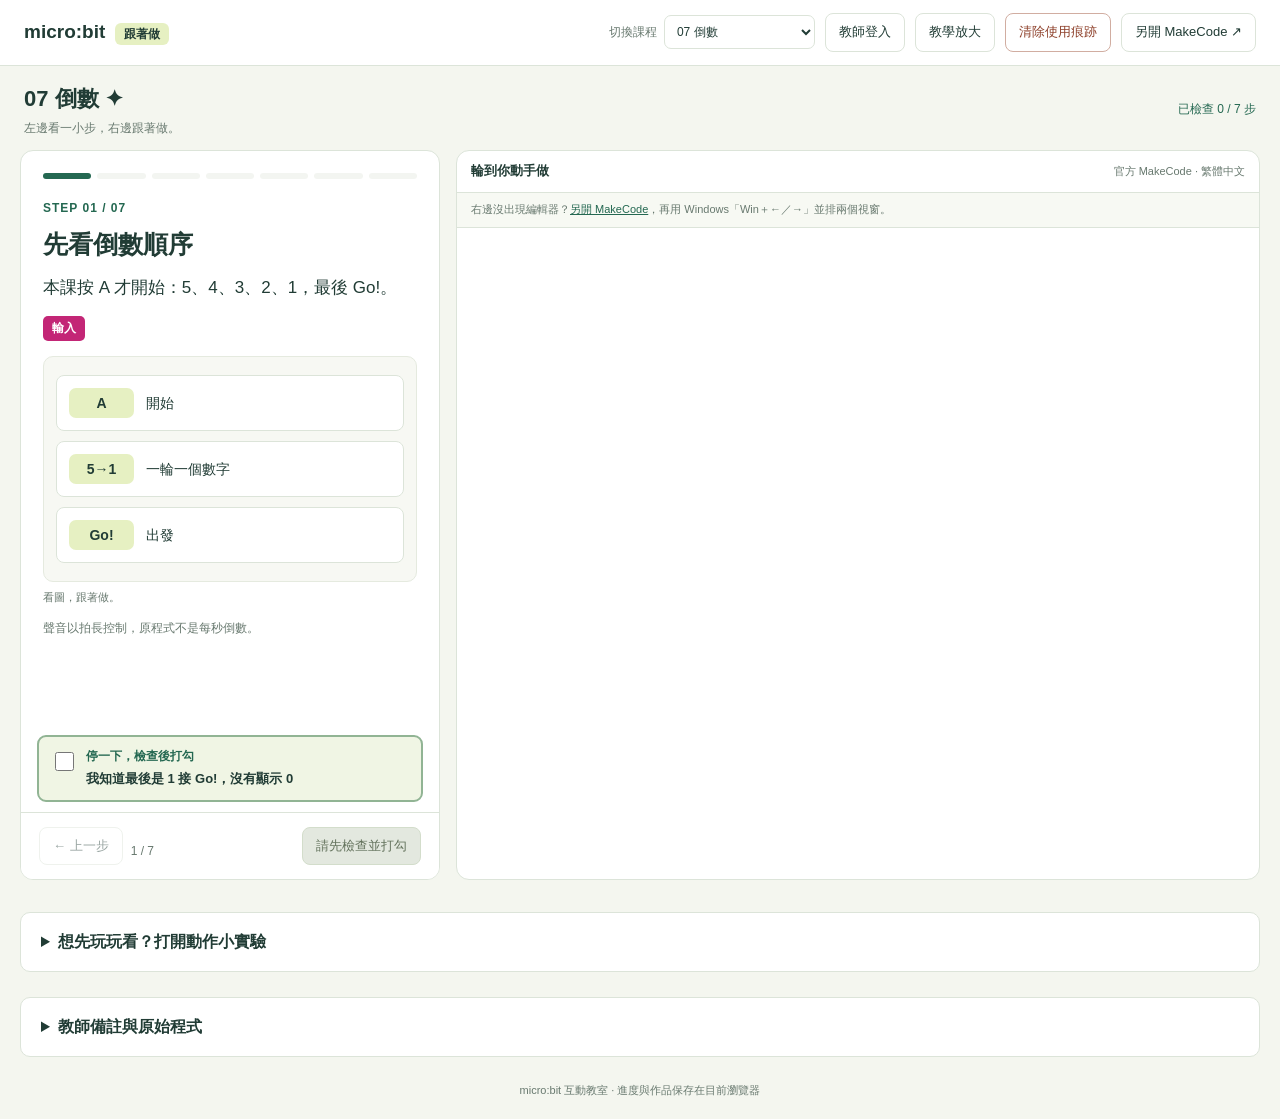
<file: lesson07.html>
<!doctype html>
<html lang="zh-Hant"><head><meta charset="utf-8"><meta name="viewport" content="width=device-width,initial-scale=1"><meta name="description" content="07 倒數：看積木圖，一步一步在 MakeCode 跟著做。"><title>07 倒數｜micro:bit 跟著做</title><link rel="stylesheet" href="guided.css"><script src="lessons07.js" defer></script><script src="guide-steps07.js" defer></script><script src="sim-foundations.js" defer></script><link rel="stylesheet" href="teacher-mode.css?v=20261126"><script src="teacher-catalog.js" defer></script><script src="teacher-config.js" defer></script><script src="teacher-client.js" defer></script><script src="teacher-snapshots.js?v=demo-20261126-1" defer></script><script src="teacher-lesson.js?v=demo-20261126-1" defer></script><script src="guided.js?v=demo-20261126-1" defer></script></head>
<body data-lesson="07" data-course-label="07"><header><a href="index.html" class="brand" title="回課程封面">micro:bit<span>跟著做</span></a><nav aria-label="操作工具"><label class="course-select">切換課程 <select id="courseSelect" aria-label="切換課程"><option value="lesson01.html">01 愛心</option><option value="lesson02.html">02 心情按鈕</option><option value="lesson03.html">03 骰子</option><option value="lesson04.html">04 引腳</option><option value="lesson05.html">05 悄悄話</option><option value="lesson06.html">06 寵物</option><option value="lesson07.html">07 倒數</option><option value="lesson08.html">08 拍手燈</option><option value="lesson08advanced.html">08 拍手燈進階</option><option value="lesson09.html">09 吹走</option><option value="lesson10.html">10 校園紀錄</option><option value="lesson11.html">11 電子羅盤</option><option value="lesson12.html">12 抓寶（接續 L11）</option></select></label><a class="button" href="teacher.html">教師登入</a><button id="layoutToggle" class="button" aria-pressed="false">教學放大</button><button id="clearUsage" class="button clear-usage" title="清除本站各課進度與內嵌 MakeCode 積木">清除使用痕跡</button><a class="button" href="https://makecode.microbit.org/?lang=zh-TW" target="_blank" rel="noopener">另開 MakeCode ↗</a></nav></header>
<div class="topline"><div><h1>07 倒數 <span aria-hidden="true">✦</span></h1><p>左邊看一小步，右邊跟著做。</p></div><div class="progress-status"><span id="journey" class="status" aria-live="polite"></span><span id="clearStatus" class="status" role="status"></span></div></div>
<main><section class="workspace" aria-label="教學與 MakeCode 對照"><article class="guide"><div class="guide-scroll" id="guideScroll"><nav id="stepDots" class="step-progress" aria-label="選擇教學步驟"></nav><div id="stepNumber" class="step-number"></div><h2 id="stepTitle"></h2><p id="instruction" class="instruction"></p><div id="categoryPath" class="path" aria-label="積木類別"></div><div id="diagram" class="diagram"><div id="fallbackBlocks" class="blocks"></div><img id="officialBlocks" class="official-blocks" hidden alt=""></div><p class="official-state"><span id="renderStatus"></span> <a id="pictureZoom" href="#" target="_blank" rel="noopener" hidden>看大圖 ↗</a></p><p id="stepHint" class="hint"></p></div><label class="check"><input id="stepCheck" type="checkbox"><span><small class="check-heading">停一下，檢查後打勾</small><span id="checkText"></span></span></label><div class="step-nav"><button id="prev" class="button">← 上一步</button><span id="counter" class="hint"></span><button id="next" class="button primary">下一步 →</button></div></article>
<section class="editor" aria-label="MakeCode 編輯器"><div class="editor-toolbar"><strong>輪到你動手做</strong><small id="editorSaveStatus" role="status">官方 MakeCode · 繁體中文</small></div><p class="editor-note">右邊沒出現編輯器？<a href="https://makecode.microbit.org/?lang=zh-TW" target="_blank" rel="noopener">另開 MakeCode</a>，再用 Windows「Win＋←／→」並排兩個視窗。</p><iframe id="makecode" title="官方 MakeCode 積木編輯器" src="https://makecode.microbit.org/?lang=zh-TW&amp;controller=1" allow="usb; serial" referrerpolicy="strict-origin-when-cross-origin"></iframe></section></section>
<details class="extras" id="extraPanel"><summary>想先玩玩看？打開動作小實驗</summary><div class="extra-grid"><section><div class="record-buttons"><button class="button primary" data-demo-event="A">按 A：倒數</button><button id="demoReset" class="button">回到開機</button></div><p id="demoStatus" class="status" aria-live="polite"></p><p id="demoAction" class="demo-action" aria-live="polite"></p><button id="demoNext" class="button">看下一個動作 →</button><ol id="demoTrace" class="trace"></ol></section><section><h3>一次看清楚一個動作</h3><p>按上方操作，再按「看下一個動作」，觀察先後順序。</p><p class="hint">這裡是網頁動作示意，不執行右側學生程式、不實際播放聲音，也不模擬實體事件排程與持續時間。真正的作品請在右側 MakeCode 測試。</p></section></div></details>
<details class="extras"><summary>教師備註與原始程式</summary><div class="teacher-info"><ul><li>索引index從0到4，共5次，顯示5-index。每輪先播262Hz四分之一拍直到結束，再顯示數字。最後清空，392Hz一拍背景播放，再顯示Go!。原檔未加1000毫秒暫停，不是每秒倒數。</li><li>每一步檢查後打勾才能前進。「清除使用痕跡」會清除本站所有課程進度與內嵌作品，與實體板子的動作不同。</li><li>原始 HEX 未修改；網頁及模擬器驗證不代表實體硬體驗收。</li></ul><p><a href="https://makecode.microbit.org/reference/music/play" target="_blank" rel="noopener">官方音效播放模式</a></p><details><summary>查看上課原始程式（JavaScript）</summary><pre><code id="originalCode"></code></pre></details><button id="resetGuide" class="button">清除這個瀏覽器的步驟勾選</button><p id="storageStatus" class="status" aria-live="polite"></p></div></details></main><footer>micro:bit 互動教室 · 進度與作品保存在目前瀏覽器</footer></body></html>
</file>
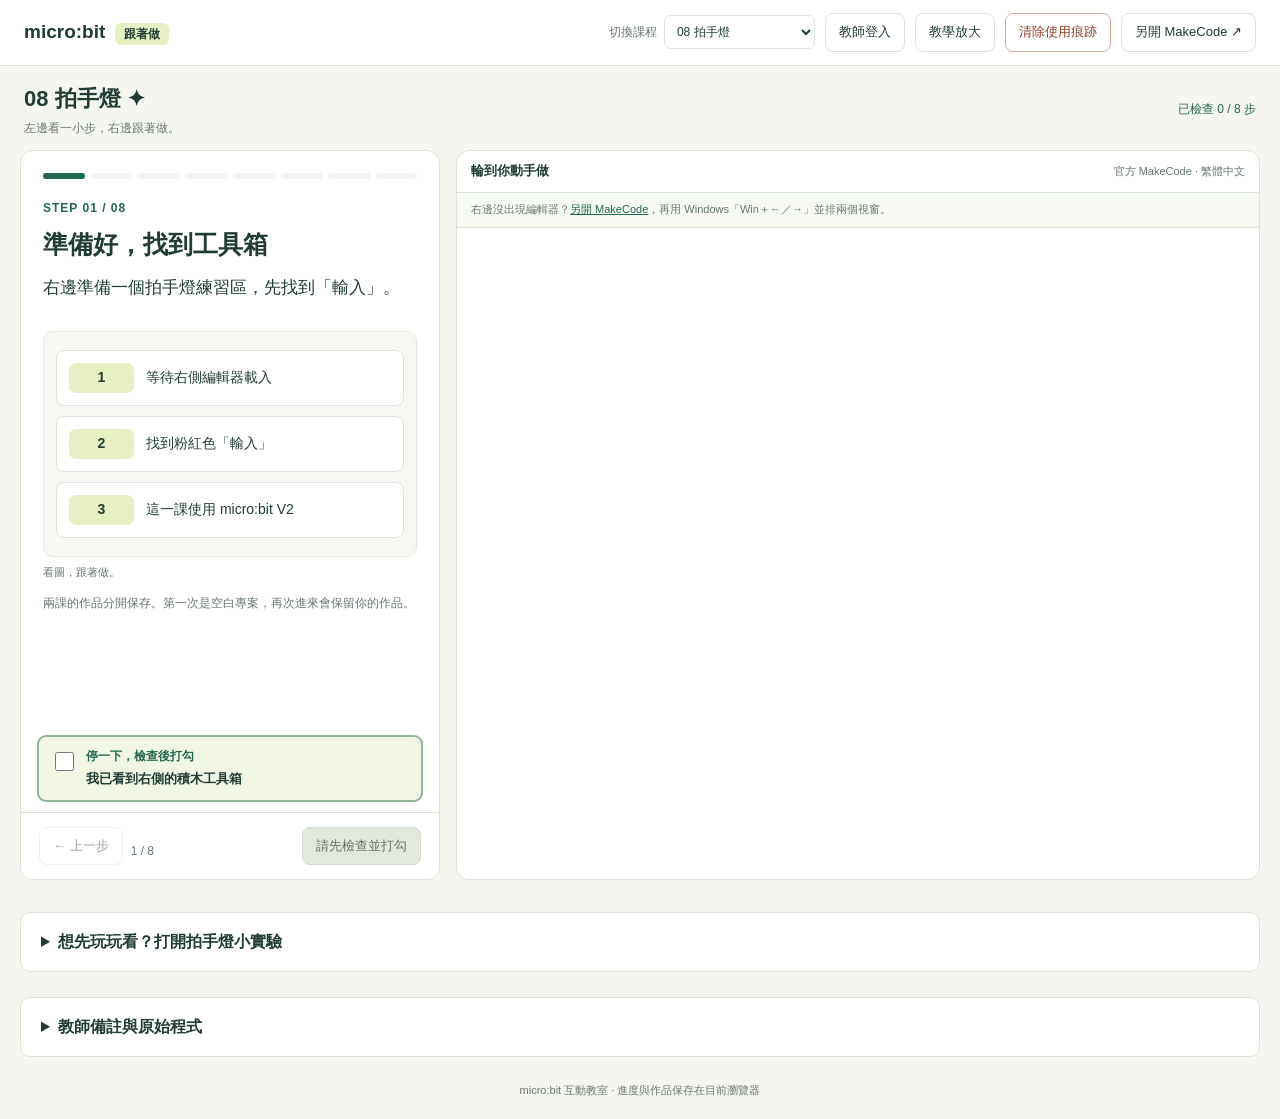
<file: lesson08.html>
<!doctype html>
<html lang="zh-Hant"><head><meta charset="utf-8"><meta name="viewport" content="width=device-width,initial-scale=1"><meta name="description" content="第 08 課拍手燈：看積木圖，一步一步在 MakeCode 跟著做。"><title>08 拍手燈｜micro:bit 跟著做</title><link rel="stylesheet" href="guided.css"><script src="lessons08.js" defer></script><script src="guide-steps08.js" defer></script><script src="sim08.js" defer></script><link rel="stylesheet" href="teacher-mode.css?v=20261126"><script src="teacher-catalog.js" defer></script><script src="teacher-config.js" defer></script><script src="teacher-client.js" defer></script><script src="teacher-snapshots.js?v=demo-20261126-1" defer></script><script src="teacher-lesson.js?v=demo-20261126-1" defer></script><script src="guided.js?v=demo-20261126-1" defer></script></head>
<body data-lesson="08"><header><a href="index.html" class="brand" title="回課程封面">micro:bit<span>跟著做</span></a><nav aria-label="操作工具"><label class="course-select">切換課程 <select id="courseSelect" aria-label="切換課程"><option value="lesson01.html">01 愛心</option><option value="lesson02.html">02 心情按鈕</option><option value="lesson03.html">03 骰子</option><option value="lesson04.html">04 引腳</option><option value="lesson05.html">05 悄悄話</option><option value="lesson06.html">06 寵物</option><option value="lesson07.html">07 倒數</option><option value="lesson08.html">08 拍手燈</option><option value="lesson08advanced.html">08 拍手燈進階</option><option value="lesson09.html">09 吹走</option><option value="lesson10.html">10 校園紀錄</option><option value="lesson11.html">11 電子羅盤</option><option value="lesson12.html">12 抓寶（接續 L11）</option></select></label><a class="button" href="teacher.html">教師登入</a><button id="layoutToggle" class="button" aria-pressed="false">教學放大</button><button id="clearUsage" class="button clear-usage" title="清除本站各課進度與內嵌 MakeCode 積木">清除使用痕跡</button><a class="button" href="https://makecode.microbit.org/?lang=zh-TW" target="_blank" rel="noopener">另開 MakeCode ↗</a></nav></header>
<div class="topline"><div><h1>08 拍手燈 <span aria-hidden="true">✦</span></h1><p>左邊看一小步，右邊跟著做。</p></div><div class="progress-status"><span id="journey" class="status" aria-live="polite"></span><span id="clearStatus" class="status" role="status"></span></div></div>
<main><section class="workspace" aria-label="教學與 MakeCode 對照"><article class="guide"><div class="guide-scroll" id="guideScroll"><nav id="stepDots" class="step-progress" aria-label="選擇教學步驟"></nav><div id="stepNumber" class="step-number"></div><h2 id="stepTitle"></h2><p id="instruction" class="instruction"></p><div id="categoryPath" class="path" aria-label="積木類別"></div><div id="diagram" class="diagram"><div id="fallbackBlocks" class="blocks"></div><img id="officialBlocks" class="official-blocks" hidden alt=""></div><p class="official-state"><span id="renderStatus"></span> <a id="pictureZoom" href="#" target="_blank" rel="noopener" hidden>看大圖 ↗</a></p><p id="stepHint" class="hint"></p></div><label class="check"><input id="stepCheck" type="checkbox"><span><small class="check-heading">停一下，檢查後打勾</small><span id="checkText"></span></span></label><div class="step-nav"><button id="prev" class="button">← 上一步</button><span id="counter" class="hint"></span><button id="next" class="button primary">下一步 →</button></div></article>
<section class="editor" aria-label="MakeCode 編輯器"><div class="editor-toolbar"><strong>輪到你動手做</strong><small id="editorSaveStatus" role="status">官方 MakeCode · 繁體中文</small></div><p class="editor-note">右邊沒出現編輯器？<a href="https://makecode.microbit.org/?lang=zh-TW" target="_blank" rel="noopener">另開 MakeCode</a>，再用 Windows「Win＋←／→」並排兩個視窗。</p><iframe id="makecode" title="官方 MakeCode 積木編輯器" src="https://makecode.microbit.org/?lang=zh-TW&amp;controller=1" allow="usb; serial" referrerpolicy="strict-origin-when-cross-origin"></iframe></section></section>
<details class="extras" id="extraPanel"><summary>想先玩玩看？打開拍手燈小實驗</summary><div class="extra-grid"><section aria-label="大聲事件與開關變數練習"><div class="demo-board"><div>micro:bit <span style="float:right">V2</span></div><div id="demoGrid" class="grid" role="img" aria-label="5 乘 5 LED 點陣"></div><div class="mini-actions"><button id="demoClap" class="button primary">拍手一次（模擬大聲事件）</button><button id="demoReset" class="button">重設</button></div></div><p id="demoStatus" class="status" aria-live="polite"></p><p class="hint">每按一次，模擬一次大聲事件；不使用電腦麥克風，也不代表實機每次拍手都只觸發一次。</p></section><section><h3>一次亮，再一次暗</h3><div class="prep-flow"><div><b>0</b><p>開關 = 0：準備亮燈</p></div><div><b>1</b><p>大聲事件 → 全亮，開關設為 1</p></div><div><b>0</b><p>再一次事件 → 清空畫面，開關設為 0</p></div></div></section></div></details>
<details class="extras"><summary>教師備註與原始程式</summary><div class="teacher-info"><ul><li>原始 HEX 與課程編號保持不變。右側第一次會開啟空白專案。若另開 MakeCode，可從首頁新增專案或匯入原始 HEX。</li><li>本課使用 micro:bit V2 內建麥克風。音量 0～255 是相對值，不是分貝；程式偵測的是大聲事件，不是辨識拍手；其他大聲音也可能觸發。</li><li>當啟動時設定大聲門檻為 180、開關 = 0。大聲事件內用如果／否則切換亮滅；本課沒有 A 按鈕事件或重複無限次。</li><li>每一步必須檢查並勾選後才能前進，尚未解鎖的步驟不能跳過；勾選代表學生自我確認。步驟勾選不會比對或評分右側程式。紀錄只在此瀏覽器保存。取消前面步驟的勾選，後續檢查會重新鎖定。</li><li>官方積木圖已隨網站儲存，離線也能看教學圖；內嵌 MakeCode 仍需網路。右側編輯器透過官方 controller 協定將專案保存在此網站的瀏覽器儲存空間，與另外開啟的 MakeCode 專案分開。共用電腦換人前，可按上方「清除使用痕跡」，重設本站各課的進度、實驗狀態與內嵌積木。</li><li>MakeCode 自動繪圖依目前版本轉譯；實際介面用語與舊 HEX 內嵌版本可能略有差異。</li></ul><p><a href="https://makecode.microbit.org/blocks-embed" target="_blank" rel="noopener">官方積木繪圖說明</a> · <a href="https://makecode.microbit.org/reference/input/on-sound" target="_blank" rel="noopener">音量與 V2 說明</a></p><details><summary>查看上課原始程式（JavaScript）</summary><pre><code id="originalCode"></code></pre></details><button id="resetGuide" class="button">清除這個瀏覽器的步驟勾選</button><p id="storageStatus" class="status" aria-live="polite"></p></div></details></main>
<footer>micro:bit 互動教室 · 進度與作品保存在目前瀏覽器</footer>

</body></html>
</file>
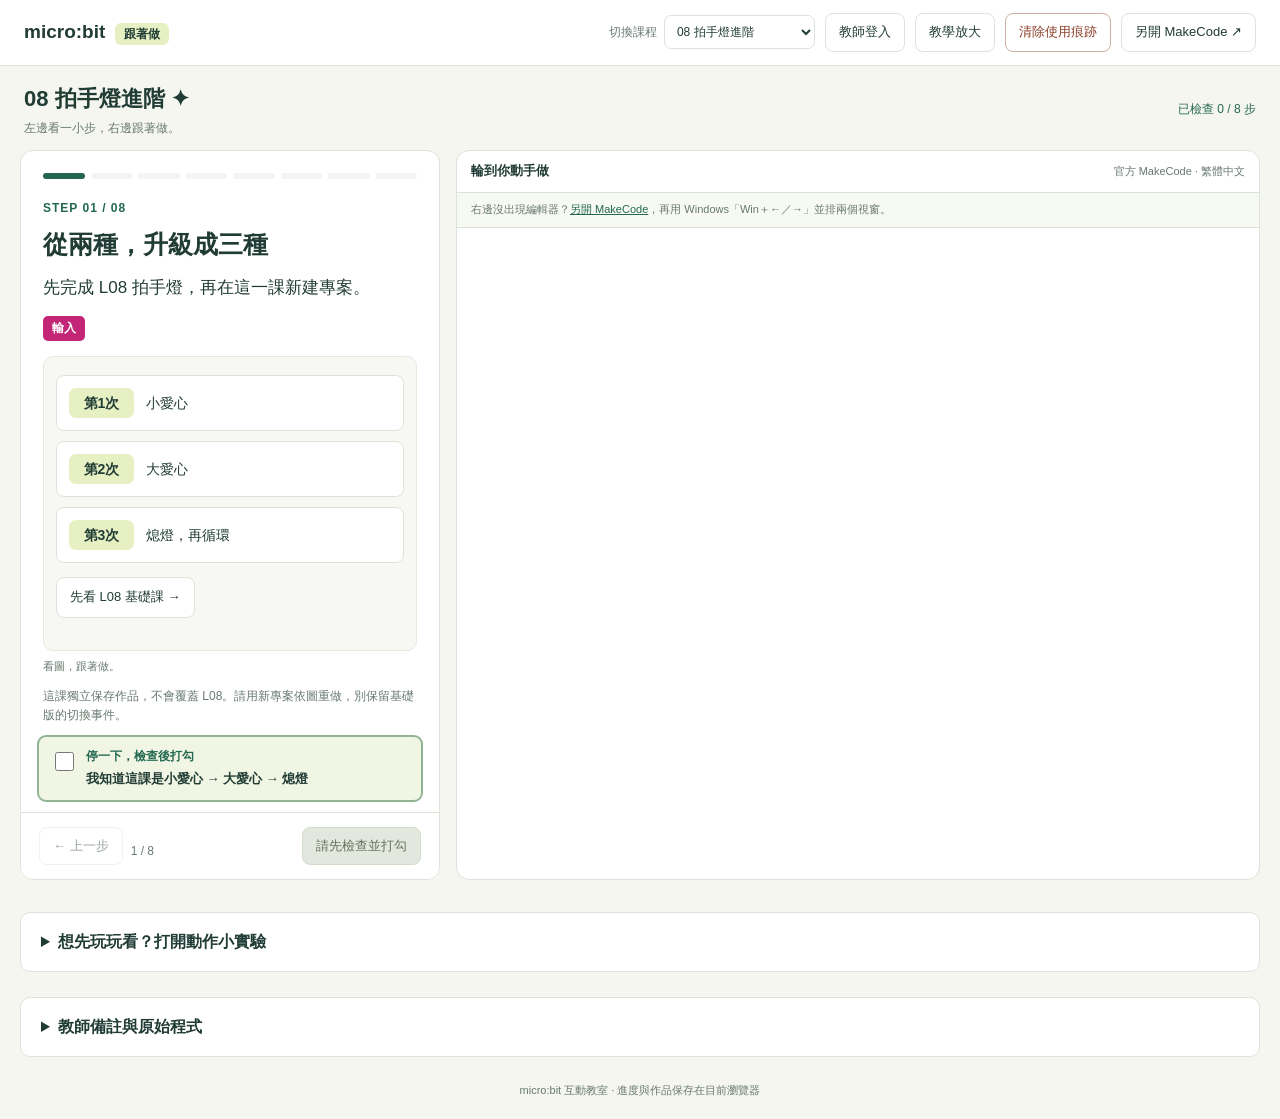
<file: lesson08advanced.html>
<!doctype html>
<html lang="zh-Hant"><head><meta charset="utf-8"><meta name="viewport" content="width=device-width,initial-scale=1"><meta name="description" content="08 拍手燈進階：看積木圖，一步一步在 MakeCode 跟著做。"><title>08 拍手燈進階｜micro:bit 跟著做</title><link rel="stylesheet" href="guided.css"><script src="lessons08advanced.js" defer></script><script src="guide-steps08advanced.js" defer></script><script src="sim-foundations.js" defer></script><link rel="stylesheet" href="teacher-mode.css?v=20261126"><script src="teacher-catalog.js" defer></script><script src="teacher-config.js" defer></script><script src="teacher-client.js" defer></script><script src="teacher-snapshots.js?v=demo-20261126-1" defer></script><script src="teacher-lesson.js?v=demo-20261126-1" defer></script><script src="guided.js?v=demo-20261126-1" defer></script></head>
<body data-lesson="08advanced" data-course-label="08 進階"><header><a href="index.html" class="brand" title="回課程封面">micro:bit<span>跟著做</span></a><nav aria-label="操作工具"><label class="course-select">切換課程 <select id="courseSelect" aria-label="切換課程"><option value="lesson01.html">01 愛心</option><option value="lesson02.html">02 心情按鈕</option><option value="lesson03.html">03 骰子</option><option value="lesson04.html">04 引腳</option><option value="lesson05.html">05 悄悄話</option><option value="lesson06.html">06 寵物</option><option value="lesson07.html">07 倒數</option><option value="lesson08.html">08 拍手燈</option><option value="lesson08advanced.html">08 拍手燈進階</option><option value="lesson09.html">09 吹走</option><option value="lesson10.html">10 校園紀錄</option><option value="lesson11.html">11 電子羅盤</option><option value="lesson12.html">12 抓寶（接續 L11）</option></select></label><a class="button" href="teacher.html">教師登入</a><button id="layoutToggle" class="button" aria-pressed="false">教學放大</button><button id="clearUsage" class="button clear-usage" title="清除本站各課進度與內嵌 MakeCode 積木">清除使用痕跡</button><a class="button" href="https://makecode.microbit.org/?lang=zh-TW" target="_blank" rel="noopener">另開 MakeCode ↗</a></nav></header>
<div class="topline"><div><h1>08 拍手燈進階 <span aria-hidden="true">✦</span></h1><p>左邊看一小步，右邊跟著做。</p></div><div class="progress-status"><span id="journey" class="status" aria-live="polite"></span><span id="clearStatus" class="status" role="status"></span></div></div>
<main><section class="workspace" aria-label="教學與 MakeCode 對照"><article class="guide"><div class="guide-scroll" id="guideScroll"><nav id="stepDots" class="step-progress" aria-label="選擇教學步驟"></nav><div id="stepNumber" class="step-number"></div><h2 id="stepTitle"></h2><p id="instruction" class="instruction"></p><div id="categoryPath" class="path" aria-label="積木類別"></div><div id="diagram" class="diagram"><div id="fallbackBlocks" class="blocks"></div><img id="officialBlocks" class="official-blocks" hidden alt=""></div><p class="official-state"><span id="renderStatus"></span> <a id="pictureZoom" href="#" target="_blank" rel="noopener" hidden>看大圖 ↗</a></p><p id="stepHint" class="hint"></p></div><label class="check"><input id="stepCheck" type="checkbox"><span><small class="check-heading">停一下，檢查後打勾</small><span id="checkText"></span></span></label><div class="step-nav"><button id="prev" class="button">← 上一步</button><span id="counter" class="hint"></span><button id="next" class="button primary">下一步 →</button></div></article>
<section class="editor" aria-label="MakeCode 編輯器"><div class="editor-toolbar"><strong>輪到你動手做</strong><small id="editorSaveStatus" role="status">官方 MakeCode · 繁體中文</small></div><p class="editor-note">右邊沒出現編輯器？<a href="https://makecode.microbit.org/?lang=zh-TW" target="_blank" rel="noopener">另開 MakeCode</a>，再用 Windows「Win＋←／→」並排兩個視窗。</p><iframe id="makecode" title="官方 MakeCode 積木編輯器" src="https://makecode.microbit.org/?lang=zh-TW&amp;controller=1" allow="usb; serial" referrerpolicy="strict-origin-when-cross-origin"></iframe></section></section>
<details class="extras" id="extraPanel"><summary>想先玩玩看？打開動作小實驗</summary><div class="extra-grid"><section><div class="record-buttons"><button class="button primary" data-demo-event="loud">一次大聲事件</button><button id="demoReset" class="button">回到開機</button></div><p id="demoStatus" class="status" aria-live="polite"></p><p id="demoAction" class="demo-action" aria-live="polite"></p><button id="demoNext" class="button">看下一個動作 →</button><ol id="demoTrace" class="trace"></ol></section><section><h3>一次看清楚一個動作</h3><p>按上方操作，再按「看下一個動作」，觀察先後順序。</p><p class="hint">這裡是網頁動作示意，不執行右側學生程式、不實際播放聲音，也不模擬實體事件排程與持續時間。真正的作品請在右側 MakeCode 測試。</p></section></div></details>
<details class="extras"><summary>教師備註與原始程式</summary><div class="teacher-info"><ul><li>進階課獨立保存，不覆蓋原L08拍手燈。原檔門檻160，每次Loud事件觸發總次數+1，除3取餘數；1小愛心、2大愛心、0清空，最後暫停1000毫秒。不是沿用基礎版的0/1切換，也不把聲音大小當成分貝。</li><li>每一步檢查後打勾才能前進。「清除使用痕跡」會清除本站所有課程進度與內嵌作品，與實體板子的動作不同。</li><li>原始 HEX 未修改；網頁及模擬器驗證不代表實體硬體驗收。</li></ul><p>本課依上課原檔編排。</p><details><summary>查看上課原始程式（JavaScript）</summary><pre><code id="originalCode"></code></pre></details><button id="resetGuide" class="button">清除這個瀏覽器的步驟勾選</button><p id="storageStatus" class="status" aria-live="polite"></p></div></details></main><footer>micro:bit 互動教室 · 進度與作品保存在目前瀏覽器</footer></body></html>
</file>
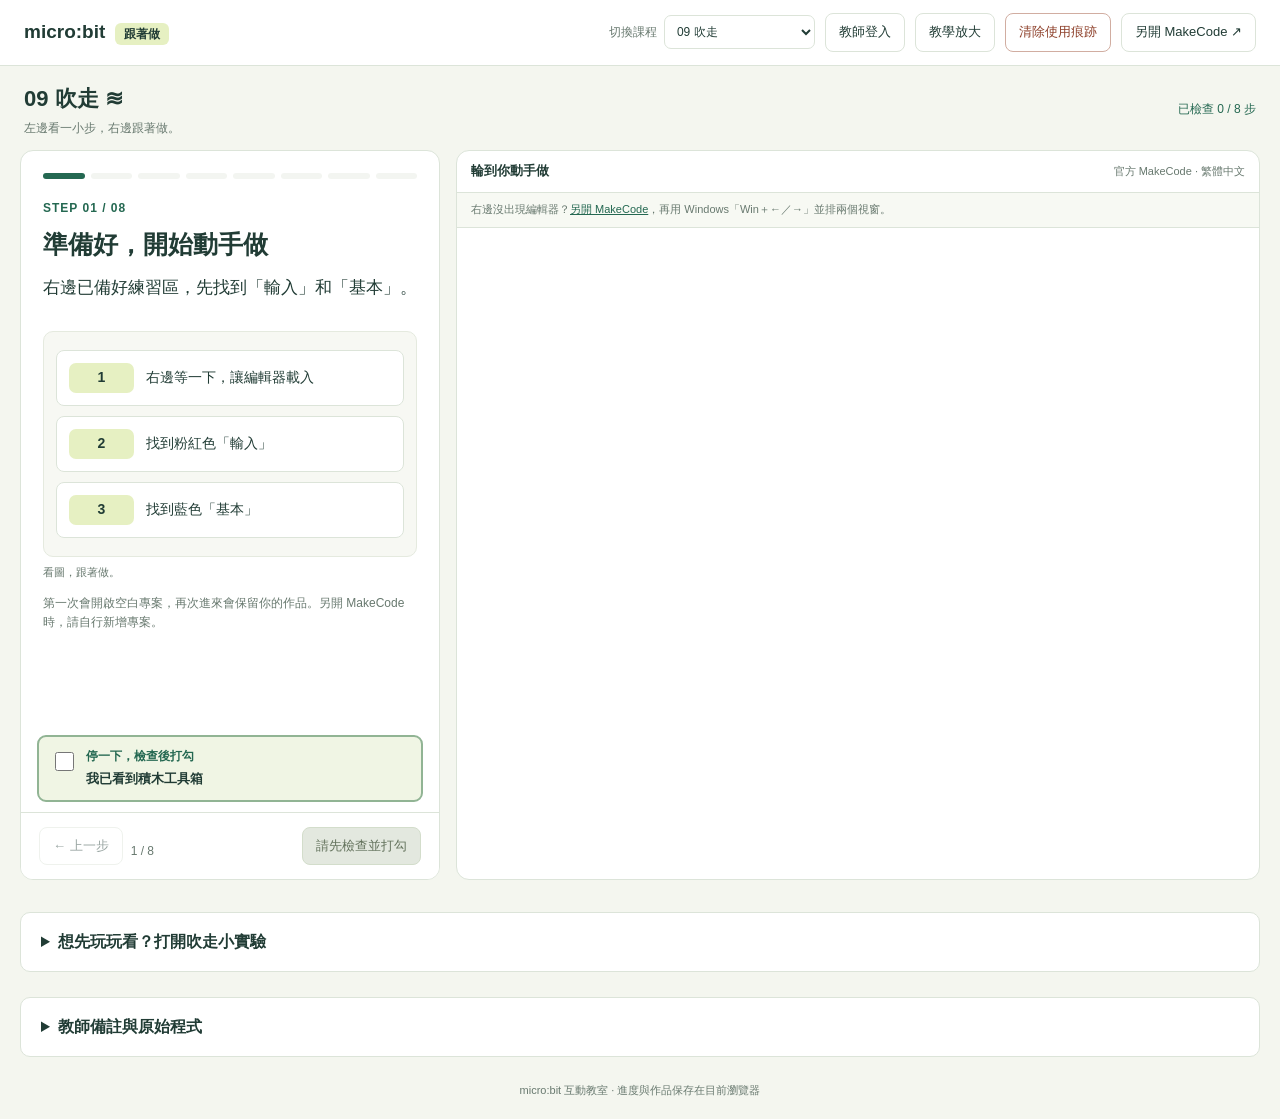
<file: lesson09.html>
<!doctype html>
<html lang="zh-Hant"><head><meta charset="utf-8"><meta name="viewport" content="width=device-width,initial-scale=1"><meta name="description" content="第 09 課吹走：看積木圖，一步一步在 MakeCode 跟著做。"><title>09 吹走｜micro:bit 跟著做</title><link rel="stylesheet" href="guided.css"><script src="lessons.js" defer></script><script src="guide-steps.js" defer></script><script src="sim09.js" defer></script><link rel="stylesheet" href="teacher-mode.css?v=20261126"><script src="teacher-catalog.js" defer></script><script src="teacher-config.js" defer></script><script src="teacher-client.js" defer></script><script src="teacher-snapshots.js?v=demo-20261126-1" defer></script><script src="teacher-lesson.js?v=demo-20261126-1" defer></script><script src="guided.js?v=demo-20261126-1" defer></script></head>
<body data-lesson="09"><header><a href="index.html" class="brand" title="回課程封面">micro:bit<span>跟著做</span></a><nav aria-label="操作工具"><label class="course-select">切換課程 <select id="courseSelect" aria-label="切換課程"><option value="lesson01.html">01 愛心</option><option value="lesson02.html">02 心情按鈕</option><option value="lesson03.html">03 骰子</option><option value="lesson04.html">04 引腳</option><option value="lesson05.html">05 悄悄話</option><option value="lesson06.html">06 寵物</option><option value="lesson07.html">07 倒數</option><option value="lesson08.html">08 拍手燈</option><option value="lesson08advanced.html">08 拍手燈進階</option><option value="lesson09.html">09 吹走</option><option value="lesson10.html">10 校園紀錄</option><option value="lesson11.html">11 電子羅盤</option><option value="lesson12.html">12 抓寶（接續 L11）</option></select></label><a class="button" href="teacher.html">教師登入</a><button id="layoutToggle" class="button" aria-pressed="false">教學放大</button><button id="clearUsage" class="button clear-usage" title="清除本站各課進度與內嵌 MakeCode 積木">清除使用痕跡</button><a class="button" href="https://makecode.microbit.org/?lang=zh-TW" target="_blank" rel="noopener">另開 MakeCode ↗</a></nav></header>
<div class="topline"><div><h1>09 吹走 <span aria-hidden="true">≋</span></h1><p>左邊看一小步，右邊跟著做。</p></div><div class="progress-status"><span id="journey" class="status" aria-live="polite"></span><span id="clearStatus" class="status" role="status"></span></div></div>
<main><section class="workspace" aria-label="教學與 MakeCode 對照"><article class="guide"><div class="guide-scroll" id="guideScroll"><nav id="stepDots" class="step-progress" aria-label="選擇教學步驟"></nav><div id="stepNumber" class="step-number"></div><h2 id="stepTitle"></h2><p id="instruction" class="instruction"></p><div id="categoryPath" class="path" aria-label="積木類別"></div><div id="diagram" class="diagram"><div id="fallbackBlocks" class="blocks"></div><img id="officialBlocks" class="official-blocks" hidden alt=""></div><p class="official-state"><span id="renderStatus"></span> <a id="pictureZoom" href="#" target="_blank" rel="noopener" hidden>看大圖 ↗</a></p><p id="stepHint" class="hint"></p></div><label class="check"><input id="stepCheck" type="checkbox"><span><small class="check-heading">停一下，檢查後打勾</small><span id="checkText"></span></span></label><div class="step-nav"><button id="prev" class="button">← 上一步</button><span id="counter" class="hint"></span><button id="next" class="button primary">下一步 →</button></div></article>
<section class="editor" aria-label="MakeCode 編輯器"><div class="editor-toolbar"><strong>輪到你動手做</strong><small id="editorSaveStatus" role="status">官方 MakeCode · 繁體中文</small></div><p class="editor-note">右邊沒出現編輯器？<a href="https://makecode.microbit.org/?lang=zh-TW" target="_blank" rel="noopener">另開 MakeCode</a>，再用 Windows「Win＋←／→」並排兩個視窗。</p><iframe id="makecode" title="官方 MakeCode 積木編輯器" src="https://makecode.microbit.org/?lang=zh-TW&amp;controller=1" allow="usb; serial" referrerpolicy="strict-origin-when-cross-origin"></iframe></section></section>
<details class="extras" id="extraPanel"><summary>想先玩玩看？打開吹走小實驗</summary><div class="extra-grid"><section aria-label="聲音與亮點概念練習"><div class="demo-board"><div>micro:bit <span style="float:right">V2</span></div><div id="demoGrid" class="grid" role="img" aria-label="5 乘 5 LED 點陣"></div><div class="mini-actions"><button id="demoA" class="button">按 A 全亮</button><button id="demoReset" class="button">重設</button></div></div><label class="sound-control" for="sound">音量 <output id="soundValue">180</output><input id="sound" type="range" min="0" max="255" value="180"></label><div class="mini-actions"><button id="demoRound" class="button primary">吹一下（本輪 4 次判斷）</button></div><p id="demoStatus" class="status" aria-live="polite"></p><ol id="trace" class="trace"></ol><p class="hint">此區用滑桿模擬音量，不使用電腦麥克風；不是右邊 MakeCode 程式的執行結果。</p></section><section><h3>記住這三件事</h3><div class="prep-flow"><div><b>1</b><p>A：小燈全部亮起</p></div><div><b>2</b><p>音量 > 180：才會動作</p></div><div><b>3</b><p>y − 1：往上移一格</p></div></div><details><summary>為什麼最上排會消失？</summary><p class="teacher-info">y = 0 時，y − 1 = −1，超出畫面後不會再點亮。移到已經亮著的位置時，總亮點數也會減少。</p></details></section></div></details>
<details class="extras"><summary>教師備註與原始程式</summary><div class="teacher-info"><ul><li>原始 HEX 與課程編號保持不變。右側第一次會開啟空白專案。若另開 MakeCode，可從首頁新增專案或匯入原始 HEX。</li><li>本課使用 micro:bit V2 內建麥克風。音量 0～255 是相對值，不是分貝；程式無法區分吹氣、拍手或說話。</li><li>每輪重複 4 次判斷，forever 持續重複；不是吹一次固定移動 4 顆亮點。</li><li>每一步必須檢查並勾選後才能前進，尚未解鎖的步驟不能跳過；勾選代表學生自我確認。步驟勾選不會比對或評分右側程式。紀錄只在此瀏覽器保存。取消前面步驟的勾選，後續檢查會重新鎖定。</li><li>官方積木圖已隨網站儲存，離線也能看教學圖；內嵌 MakeCode 仍需網路。右側編輯器透過官方 controller 協定將專案保存在此網站的瀏覽器儲存空間，與另外開啟的 MakeCode 專案分開。共用電腦換人前，可按上方「清除使用痕跡」，重設本站各課的進度、實驗狀態與內嵌積木。</li><li>MakeCode 自動繪圖依目前版本轉譯；實際介面用語與舊 HEX 內嵌版本可能略有差異。</li></ul><p><a href="https://makecode.microbit.org/blocks-embed" target="_blank" rel="noopener">官方積木繪圖說明</a> · <a href="https://makecode.microbit.org/reference/input/sound-level" target="_blank" rel="noopener">音量與 V2 說明</a></p><details><summary>查看上課原始程式（JavaScript）</summary><pre><code id="originalCode"></code></pre></details><button id="resetGuide" class="button">清除這個瀏覽器的步驟勾選</button><p id="storageStatus" class="status" aria-live="polite"></p></div></details></main>
<footer>micro:bit 互動教室 · 進度與作品保存在目前瀏覽器</footer>

</body></html>
</file>
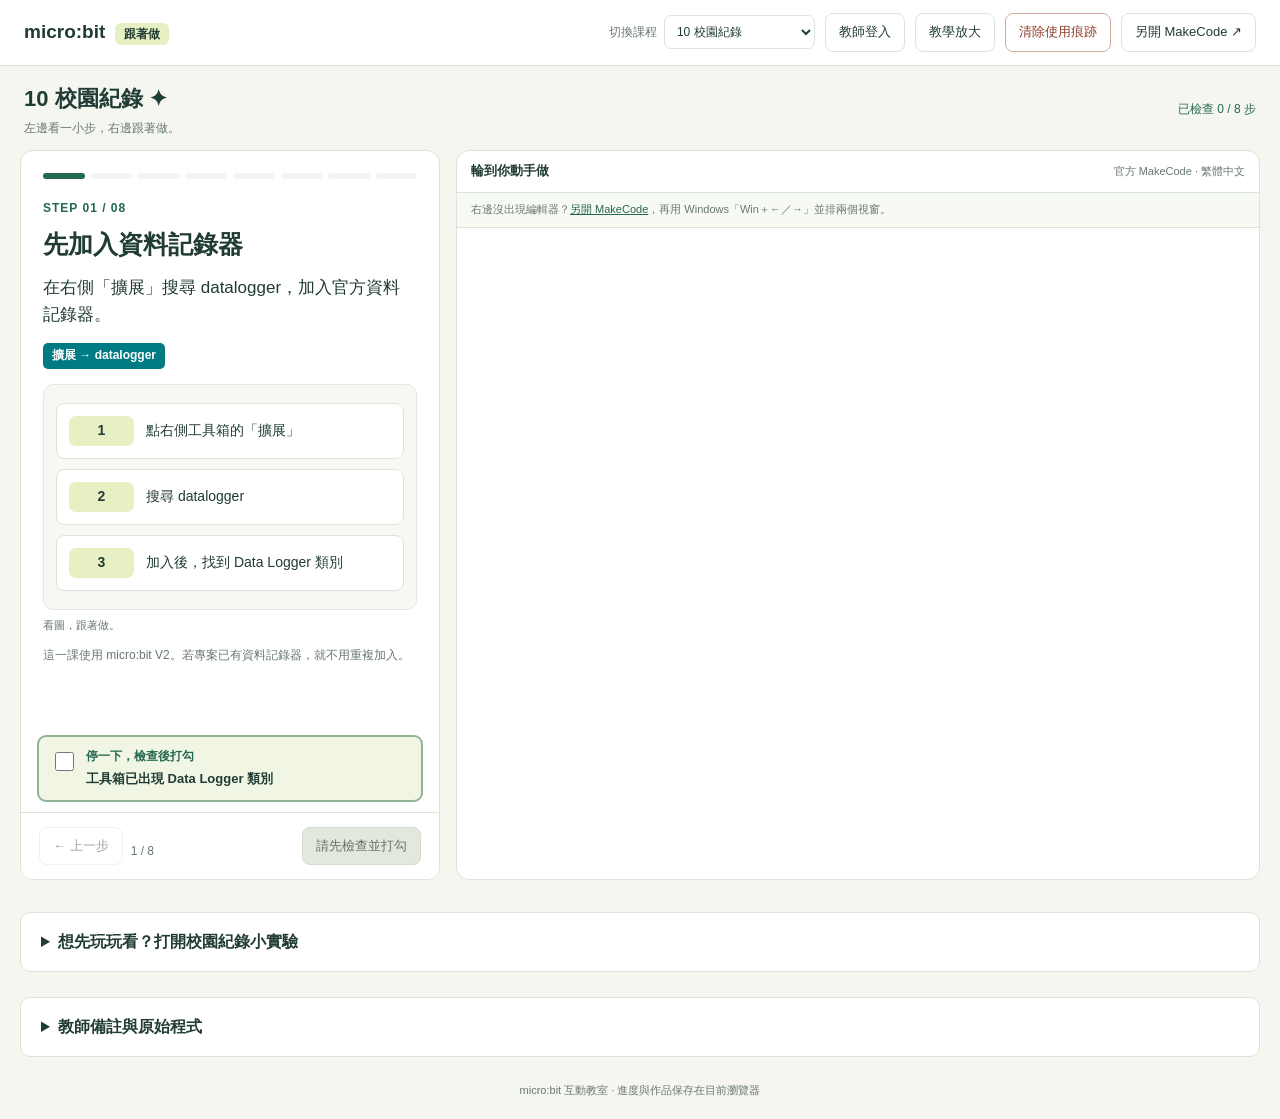
<file: lesson10.html>
<!doctype html>
<html lang="zh-Hant"><head><meta charset="utf-8"><meta name="viewport" content="width=device-width,initial-scale=1"><meta name="description" content="第 10 課校園紀錄：看積木圖，一步一步在 MakeCode 跟著做。"><title>10 校園紀錄｜micro:bit 跟著做</title><link rel="stylesheet" href="guided.css"><script src="lessons10.js" defer></script><script src="guide-steps10.js" defer></script><script src="sim10.js" defer></script><link rel="stylesheet" href="teacher-mode.css?v=20261126"><script src="teacher-catalog.js" defer></script><script src="teacher-config.js" defer></script><script src="teacher-client.js" defer></script><script src="teacher-snapshots.js?v=demo-20261126-1" defer></script><script src="teacher-lesson.js?v=demo-20261126-1" defer></script><script src="guided.js?v=demo-20261126-1" defer></script></head>
<body data-lesson="10"><header><a href="index.html" class="brand" title="回課程封面">micro:bit<span>跟著做</span></a><nav aria-label="操作工具"><label class="course-select">切換課程 <select id="courseSelect" aria-label="切換課程"><option value="lesson01.html">01 愛心</option><option value="lesson02.html">02 心情按鈕</option><option value="lesson03.html">03 骰子</option><option value="lesson04.html">04 引腳</option><option value="lesson05.html">05 悄悄話</option><option value="lesson06.html">06 寵物</option><option value="lesson07.html">07 倒數</option><option value="lesson08.html">08 拍手燈</option><option value="lesson08advanced.html">08 拍手燈進階</option><option value="lesson09.html">09 吹走</option><option value="lesson10.html">10 校園紀錄</option><option value="lesson11.html">11 電子羅盤</option><option value="lesson12.html">12 抓寶（接續 L11）</option></select></label><a class="button" href="teacher.html">教師登入</a><button id="layoutToggle" class="button" aria-pressed="false">教學放大</button><button id="clearUsage" class="button clear-usage" title="清除本站各課進度與內嵌 MakeCode 積木">清除使用痕跡</button><a class="button" href="https://makecode.microbit.org/?lang=zh-TW" target="_blank" rel="noopener">另開 MakeCode ↗</a></nav></header>
<div class="topline"><div><h1>10 校園紀錄 <span aria-hidden="true">✦</span></h1><p>左邊看一小步，右邊跟著做。</p></div><div class="progress-status"><span id="journey" class="status" aria-live="polite"></span><span id="clearStatus" class="status" role="status"></span></div></div>
<main><section class="workspace" aria-label="教學與 MakeCode 對照"><article class="guide"><div class="guide-scroll" id="guideScroll"><nav id="stepDots" class="step-progress" aria-label="選擇教學步驟"></nav><div id="stepNumber" class="step-number"></div><h2 id="stepTitle"></h2><p id="instruction" class="instruction"></p><div id="categoryPath" class="path" aria-label="積木類別"></div><div id="diagram" class="diagram"><div id="fallbackBlocks" class="blocks"></div><img id="officialBlocks" class="official-blocks" hidden alt=""></div><p class="official-state"><span id="renderStatus"></span> <a id="pictureZoom" href="#" target="_blank" rel="noopener" hidden>看大圖 ↗</a></p><p id="stepHint" class="hint"></p></div><label class="check"><input id="stepCheck" type="checkbox"><span><small class="check-heading">停一下，檢查後打勾</small><span id="checkText"></span></span></label><div class="step-nav"><button id="prev" class="button">← 上一步</button><span id="counter" class="hint"></span><button id="next" class="button primary">下一步 →</button></div></article>
<section class="editor" aria-label="MakeCode 編輯器"><div class="editor-toolbar"><strong>輪到你動手做</strong><small id="editorSaveStatus" role="status">官方 MakeCode · 繁體中文</small></div><p class="editor-note">右邊沒出現編輯器？<a href="https://makecode.microbit.org/?lang=zh-TW" target="_blank" rel="noopener">另開 MakeCode</a>，再用 Windows「Win＋←／→」並排兩個視窗。</p><iframe id="makecode" title="官方 MakeCode 積木編輯器" src="https://makecode.microbit.org/?lang=zh-TW&amp;controller=1" allow="usb; serial" referrerpolicy="strict-origin-when-cross-origin"></iframe></section></section>
<details class="extras" id="extraPanel"><summary>想先玩玩看？打開校園紀錄小實驗</summary><div class="extra-grid"><section><div class="record-buttons"><button id="recordA" class="button primary">A：Boy</button><button id="recordB" class="button primary">B：Girl</button><button id="recordLogo" class="button primary">Logo：Teacher</button><button id="recordDelete" class="button clear-usage">A+B：清除紀錄</button><button id="demoReset" class="button">回到開機</button></div><p id="demoStatus" class="status" aria-live="polite"></p><div class="record-table"><table><caption>網頁練習紀錄</caption><thead><tr><th scope="col">筆次</th><th scope="col">Boy</th><th scope="col">Girl</th><th scope="col">Teacher</th></tr></thead><tbody id="recordRows"></tbody></table></div><p class="hint">每次只在對應欄新增 1，其他欄留空。此表僅示範三個資料欄，沒有模擬實際時間欄與記錄格式。</p></section><section><h3>一個操作，一筆紀錄</h3><div class="prep-flow"><div><b>A</b><p>Boy 欄寫入 1，顯示劍</p></div><div><b>B</b><p>Girl 欄寫入 1，顯示小愛心</p></div><div><b>◎</b><p>Teacher 欄寫入 1，顯示笑臉</p></div></div><p class="hint">此區不寫入實體 micro:bit，也不是右側 MakeCode 程式的執行結果。網頁「清除使用痕跡」不會刪除板子上的資料。</p></section></div></details>
<details class="extras"><summary>教師備註與原始程式</summary><div class="teacher-info"><ul><li>本課須加入官方 datalogger 擴展，並使用 micro:bit V2。</li><li>依上課原檔保留 Boy、Girl、Teacher 欄名；A 對應 Boy，B 對應 Girl，Logo 被按下對應 Teacher。每次事件新增一列資料，不是同一格累加。</li><li>A+B 呼叫 deleteLog()，預設 Fast 模式會將既有紀錄標記為可被新資料覆寫；正式資料應先保存再清除。</li><li>Logo 是 V2 正面的金色標誌。原始事件是 Pressed；目前官方繁中介面可能顯示「按住」，以原始 enum 與左側官方積木圖為準。</li><li>本課沒有使用計數變數，也沒有重複無限次。小實驗沒有模擬資料滿載、時間欄、實體 flash 或 USB 資料讀取。</li><li>每一步都要檢查後勾選才能前進。上方「清除使用痕跡」重設本站各課進度、練習作品與小實驗，與實體板子的 A+B 清除不同。</li></ul><p><a href="https://makecode.microbit.org/reference/datalogger" target="_blank" rel="noopener">官方資料記錄器</a> · <a href="https://makecode.microbit.org/reference/datalogger/delete-log" target="_blank" rel="noopener">刪除紀錄說明</a></p><details><summary>查看上課原始程式（JavaScript）</summary><pre><code id="originalCode"></code></pre></details><button id="resetGuide" class="button">清除這個瀏覽器的步驟勾選</button><p id="storageStatus" class="status" aria-live="polite"></p></div></details></main><footer>micro:bit 互動教室 · 進度與作品保存在目前瀏覽器</footer></body></html>
</file>
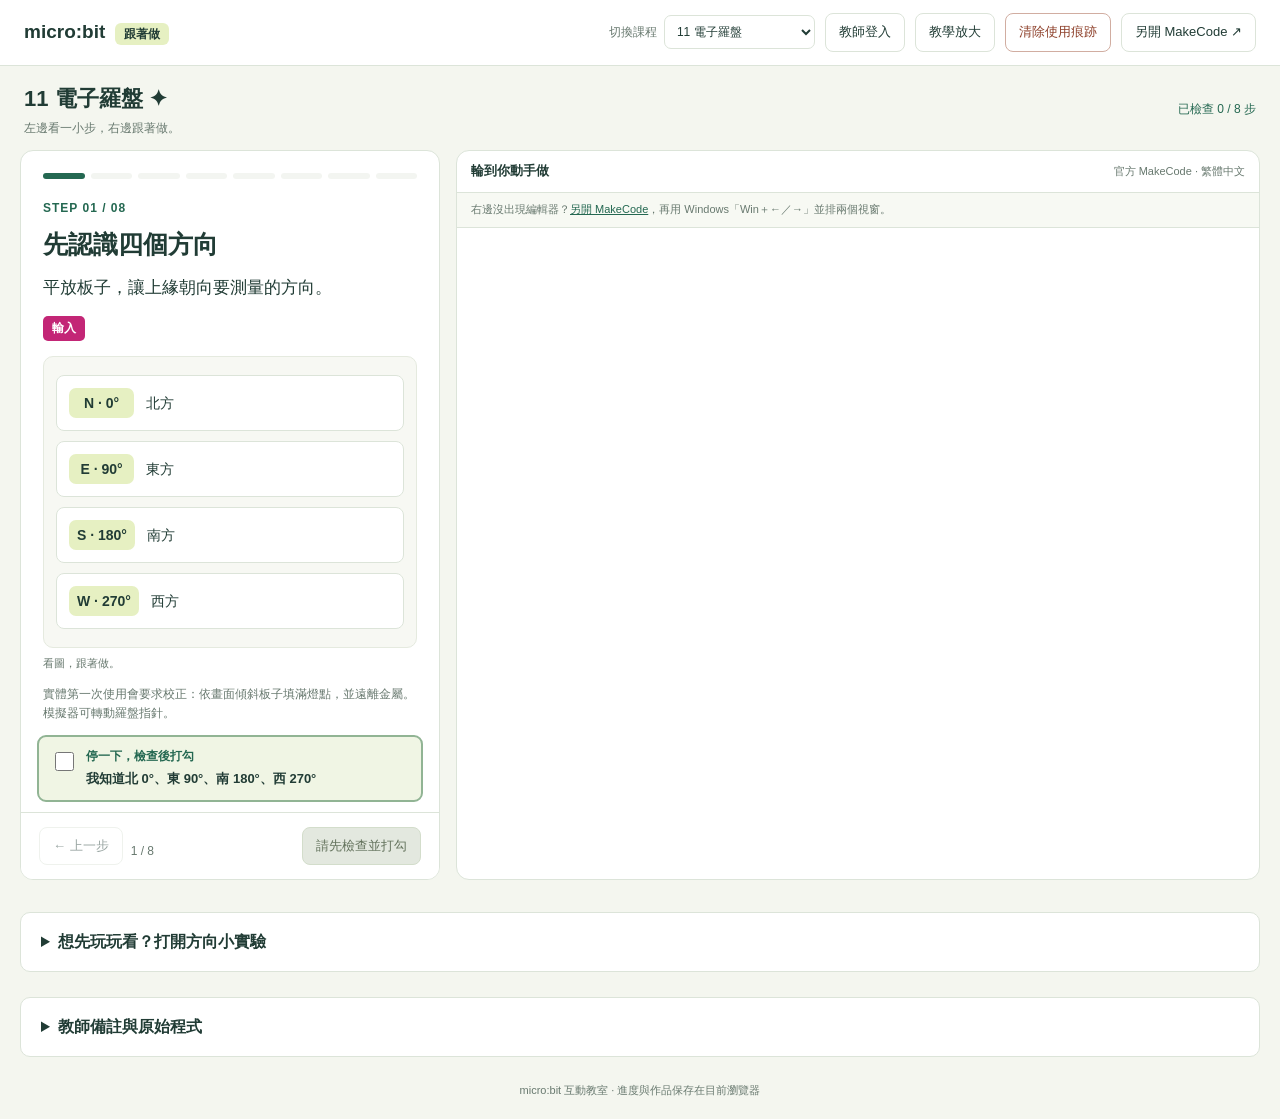
<file: lesson11.html>
<!doctype html>
<html lang="zh-Hant"><head><meta charset="utf-8"><meta name="viewport" content="width=device-width,initial-scale=1"><meta name="description" content="第 11 課電子羅盤：看積木圖，一步一步在 MakeCode 跟著做。"><title>11 電子羅盤｜micro:bit 跟著做</title><link rel="stylesheet" href="guided.css"><script src="lessons11.js" defer></script><script src="guide-steps11.js" defer></script><script src="sim-compass.js" defer></script><link rel="stylesheet" href="teacher-mode.css?v=20261126"><script src="teacher-catalog.js" defer></script><script src="teacher-config.js" defer></script><script src="teacher-client.js" defer></script><script src="teacher-snapshots.js?v=demo-20261126-1" defer></script><script src="teacher-lesson.js?v=demo-20261126-1" defer></script><script src="guided.js?v=demo-20261126-1" defer></script></head>
<body data-lesson="11"><header><a href="index.html" class="brand" title="回課程封面">micro:bit<span>跟著做</span></a><nav aria-label="操作工具"><label class="course-select">切換課程 <select id="courseSelect" aria-label="切換課程"><option value="lesson01.html">01 愛心</option><option value="lesson02.html">02 心情按鈕</option><option value="lesson03.html">03 骰子</option><option value="lesson04.html">04 引腳</option><option value="lesson05.html">05 悄悄話</option><option value="lesson06.html">06 寵物</option><option value="lesson07.html">07 倒數</option><option value="lesson08.html">08 拍手燈</option><option value="lesson08advanced.html">08 拍手燈進階</option><option value="lesson09.html">09 吹走</option><option value="lesson10.html">10 校園紀錄</option><option value="lesson11.html">11 電子羅盤</option><option value="lesson12.html">12 抓寶（接續 L11）</option></select></label><a class="button" href="teacher.html">教師登入</a><button id="layoutToggle" class="button" aria-pressed="false">教學放大</button><button id="clearUsage" class="button clear-usage" title="清除本站各課進度與內嵌 MakeCode 積木">清除使用痕跡</button><a class="button" href="https://makecode.microbit.org/?lang=zh-TW" target="_blank" rel="noopener">另開 MakeCode ↗</a></nav></header>
<div class="topline"><div><h1>11 電子羅盤 <span aria-hidden="true">✦</span></h1><p>左邊看一小步，右邊跟著做。</p></div><div class="progress-status"><span id="journey" class="status" aria-live="polite"></span><span id="clearStatus" class="status" role="status"></span></div></div>
<main><section class="workspace" aria-label="教學與 MakeCode 對照"><article class="guide"><div class="guide-scroll" id="guideScroll"><nav id="stepDots" class="step-progress" aria-label="選擇教學步驟"></nav><div id="stepNumber" class="step-number"></div><h2 id="stepTitle"></h2><p id="instruction" class="instruction"></p><div id="categoryPath" class="path" aria-label="積木類別"></div><div id="diagram" class="diagram"><div id="fallbackBlocks" class="blocks"></div><img id="officialBlocks" class="official-blocks" hidden alt=""></div><p class="official-state"><span id="renderStatus"></span> <a id="pictureZoom" href="#" target="_blank" rel="noopener" hidden>看大圖 ↗</a></p><p id="stepHint" class="hint"></p></div><label class="check"><input id="stepCheck" type="checkbox"><span><small class="check-heading">停一下，檢查後打勾</small><span id="checkText"></span></span></label><div class="step-nav"><button id="prev" class="button">← 上一步</button><span id="counter" class="hint"></span><button id="next" class="button primary">下一步 →</button></div></article>
<section class="editor" aria-label="MakeCode 編輯器"><div class="editor-toolbar"><strong>輪到你動手做</strong><small id="editorSaveStatus" role="status">官方 MakeCode · 繁體中文</small></div><p class="editor-note">右邊沒出現編輯器？<a href="https://makecode.microbit.org/?lang=zh-TW" target="_blank" rel="noopener">另開 MakeCode</a>，再用 Windows「Win＋←／→」並排兩個視窗。</p><iframe id="makecode" title="官方 MakeCode 積木編輯器" src="https://makecode.microbit.org/?lang=zh-TW&amp;controller=1" allow="usb; serial" referrerpolicy="strict-origin-when-cross-origin"></iframe></section></section>
<details class="extras" id="extraPanel"><summary>想先玩玩看？打開方向小實驗</summary><div class="extra-grid"><section><label>目前朝向：<output id="headingValue">0</output>°<input id="heading" type="range" min="0" max="359" value="0" style="width:100%"></label><div class="record-buttons"><button id="compassA" class="button primary">A：電子羅盤</button><button id="demoReset" class="button">回到開機</button></div><p id="compassDisplay" style="font-size:2rem;font-weight:bold" aria-live="polite"></p><p id="demoStatus" class="status" aria-live="polite"></p></section><section><h3>轉方向，看判斷</h3><div class="prep-flow"><div><b>N · 0°</b><p>北方</p></div><div><b>E · 90°</b><p>東方</p></div><div><b>S · 180°</b><p>南方</p></div><div><b>W · 270°</b><p>西方</p></div></div><p class="hint">這是網頁邏輯練習，並非右側程式的執行結果。實體感測器與校正需要用板子驗證。</p></section></div></details>
<details class="extras"><summary>教師備註與原始程式</summary><div class="teacher-info"><ul><li>本課擷取原始專案的電子羅盤部分，暫時移除抓寶變數、B 與 Logo 事件；L12 接回完整原程式。</li><li>羅盤範圍：E 85～95、S 175～185、W 265～275、N ≥355 或 ≤5，其餘空白；上下界均包含。</li><li>原始抓寶算法為 abs(指南針方向 − 寶物) &lt; 20，未做 0°／360° 環狀修正。隨機寶物仍保留 0～360。</li><li>實體板平放、上緣朝前，依螢幕校正並遠離金屬。L12 Logo 需 V2。網頁練習不模擬動畫時序、感測器干擾或事件排程。</li><li>每一步檢查後打勾才能前進；「清除使用痕跡」會清除本站各課進度與內嵌作品。</li></ul><p><a href="https://makecode.microbit.org/reference/input/compass-heading" target="_blank" rel="noopener">官方指南針說明</a> · <a href="https://makecode.microbit.org/reference/input/on-logo-event" target="_blank" rel="noopener">官方 Logo 事件說明</a></p><details><summary>查看 L11 羅盤部分（JavaScript）</summary><pre><code id="originalCode"></code></pre></details><button id="resetGuide" class="button">清除這個瀏覽器的步驟勾選</button><p id="storageStatus" class="status" aria-live="polite"></p></div></details></main><footer>micro:bit 互動教室 · 進度與作品保存在目前瀏覽器</footer></body></html>
</file>
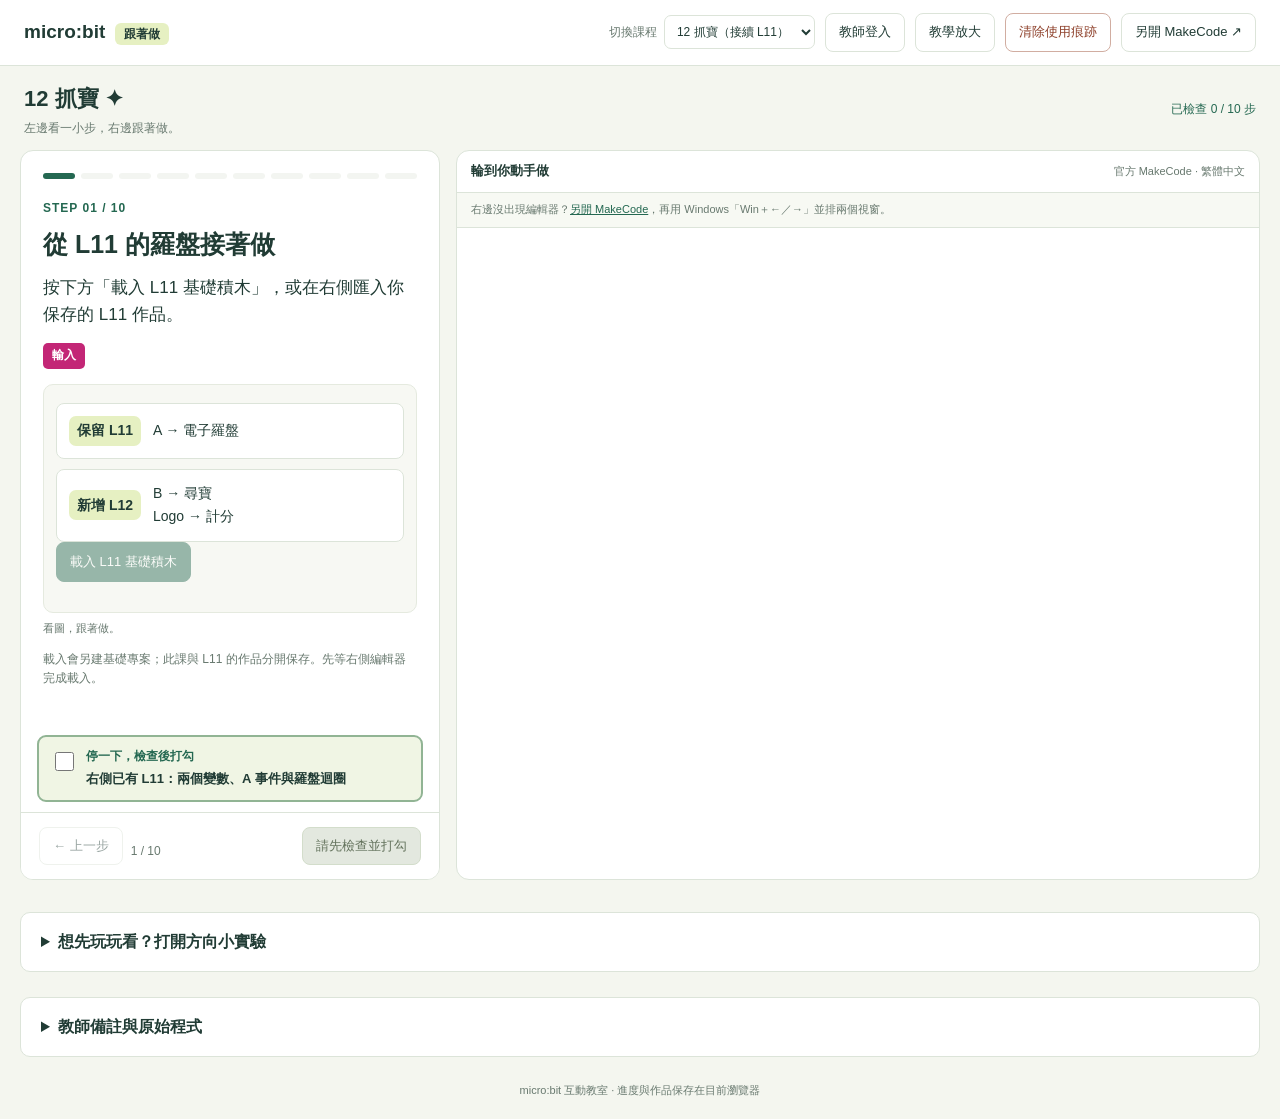
<file: lesson12.html>
<!doctype html>
<html lang="zh-Hant"><head><meta charset="utf-8"><meta name="viewport" content="width=device-width,initial-scale=1"><meta name="description" content="第 12 課抓寶：看積木圖，一步一步在 MakeCode 跟著做。"><title>12 抓寶｜micro:bit 跟著做</title><link rel="stylesheet" href="guided.css"><script src="lessons12.js" defer></script><script src="guide-steps12.js" defer></script><script src="sim-compass.js" defer></script><link rel="stylesheet" href="teacher-mode.css?v=20261126"><script src="teacher-catalog.js" defer></script><script src="teacher-config.js" defer></script><script src="teacher-client.js" defer></script><script src="teacher-snapshots.js?v=demo-20261126-1" defer></script><script src="teacher-lesson.js?v=demo-20261126-1" defer></script><script src="guided.js?v=demo-20261126-1" defer></script></head>
<body data-lesson="12"><header><a href="index.html" class="brand" title="回課程封面">micro:bit<span>跟著做</span></a><nav aria-label="操作工具"><label class="course-select">切換課程 <select id="courseSelect" aria-label="切換課程"><option value="lesson01.html">01 愛心</option><option value="lesson02.html">02 心情按鈕</option><option value="lesson03.html">03 骰子</option><option value="lesson04.html">04 引腳</option><option value="lesson05.html">05 悄悄話</option><option value="lesson06.html">06 寵物</option><option value="lesson07.html">07 倒數</option><option value="lesson08.html">08 拍手燈</option><option value="lesson08advanced.html">08 拍手燈進階</option><option value="lesson09.html">09 吹走</option><option value="lesson10.html">10 校園紀錄</option><option value="lesson11.html">11 電子羅盤</option><option value="lesson12.html">12 抓寶（接續 L11）</option></select></label><a class="button" href="teacher.html">教師登入</a><button id="layoutToggle" class="button" aria-pressed="false">教學放大</button><button id="clearUsage" class="button clear-usage" title="清除本站各課進度與內嵌 MakeCode 積木">清除使用痕跡</button><a class="button" href="https://makecode.microbit.org/?lang=zh-TW" target="_blank" rel="noopener">另開 MakeCode ↗</a></nav></header>
<div class="topline"><div><h1>12 抓寶 <span aria-hidden="true">✦</span></h1><p>左邊看一小步，右邊跟著做。</p></div><div class="progress-status"><span id="journey" class="status" aria-live="polite"></span><span id="clearStatus" class="status" role="status"></span></div></div>
<main><section class="workspace" aria-label="教學與 MakeCode 對照"><article class="guide"><div class="guide-scroll" id="guideScroll"><nav id="stepDots" class="step-progress" aria-label="選擇教學步驟"></nav><div id="stepNumber" class="step-number"></div><h2 id="stepTitle"></h2><p id="instruction" class="instruction"></p><div id="categoryPath" class="path" aria-label="積木類別"></div><div id="diagram" class="diagram"><div id="fallbackBlocks" class="blocks"></div><img id="officialBlocks" class="official-blocks" hidden alt=""></div><p class="official-state"><span id="renderStatus"></span> <a id="pictureZoom" href="#" target="_blank" rel="noopener" hidden>看大圖 ↗</a></p><p id="stepHint" class="hint"></p></div><label class="check"><input id="stepCheck" type="checkbox"><span><small class="check-heading">停一下，檢查後打勾</small><span id="checkText"></span></span></label><div class="step-nav"><button id="prev" class="button">← 上一步</button><span id="counter" class="hint"></span><button id="next" class="button primary">下一步 →</button></div></article>
<section class="editor" aria-label="MakeCode 編輯器"><div class="editor-toolbar"><strong>輪到你動手做</strong><small id="editorSaveStatus" role="status">官方 MakeCode · 繁體中文</small></div><p class="editor-note">右邊沒出現編輯器？<a href="https://makecode.microbit.org/?lang=zh-TW" target="_blank" rel="noopener">另開 MakeCode</a>，再用 Windows「Win＋←／→」並排兩個視窗。</p><iframe id="makecode" title="官方 MakeCode 積木編輯器" src="https://makecode.microbit.org/?lang=zh-TW&amp;controller=1" allow="usb; serial" referrerpolicy="strict-origin-when-cross-origin"></iframe></section></section>
<details class="extras" id="extraPanel"><summary>想先玩玩看？打開方向小實驗</summary><div class="extra-grid"><section><label>目前朝向：<output id="headingValue">0</output>°<input id="heading" type="range" min="0" max="359" value="0" style="width:100%"></label><div class="record-buttons"><button id="compassA" class="button primary">A：電子羅盤</button><button id="huntB" class="button primary">B：抓寶</button><button id="huntLogo" class="button primary">碰 Logo</button><label>練習寶物方向 <input id="target" type="number" min="0" max="360" value="90" style="width:5rem">°</label><button id="setTarget" class="button">設定練習目標</button><button id="demoReset" class="button">回到開機</button></div><p id="compassDisplay" style="font-size:2rem;font-weight:bold" aria-live="polite"></p><p id="demoStatus" class="status" aria-live="polite"></p></section><section><h3>轉方向，看判斷</h3><div class="prep-flow"><div><b>N · 0°</b><p>北方</p></div><div><b>E · 90°</b><p>東方</p></div><div><b>S · 180°</b><p>南方</p></div><div><b>W · 270°</b><p>西方</p></div></div><p class="hint">這是網頁邏輯練習，並非右側程式的執行結果。實體感測器與校正需要用板子驗證。</p></section></div></details>
<details class="extras"><summary>教師備註與原始程式</summary><div class="teacher-info"><ul><li>本課完整程式與上課原檔一致。Logo 使用 Touched；B 重新抽寶物，不清分數。原檔未在 Logo 事件另檢查模式；切回 A 也不清出現旗標，可作進階除錯討論。</li><li>羅盤範圍：E 85～95、S 175～185、W 265～275、N ≥355 或 ≤5，其餘空白；上下界均包含。</li><li>原始抓寶算法為 abs(指南針方向 − 寶物) &lt; 20，未做 0°／360° 環狀修正。隨機寶物仍保留 0～360。</li><li>實體板平放、上緣朝前，依螢幕校正並遠離金屬。L12 Logo 需 V2。網頁練習不模擬動畫時序、感測器干擾或事件排程。</li><li>每一步檢查後打勾才能前進；「清除使用痕跡」會清除本站各課進度與內嵌作品。</li></ul><p><a href="https://makecode.microbit.org/reference/input/compass-heading" target="_blank" rel="noopener">官方指南針說明</a> · <a href="https://makecode.microbit.org/reference/input/on-logo-event" target="_blank" rel="noopener">官方 Logo 事件說明</a></p><details><summary>查看上課原始程式（JavaScript）</summary><pre><code id="originalCode"></code></pre></details><button id="resetGuide" class="button">清除這個瀏覽器的步驟勾選</button><p id="storageStatus" class="status" aria-live="polite"></p></div></details></main><footer>micro:bit 互動教室 · 進度與作品保存在目前瀏覽器</footer></body></html>
</file>
<file: cover.css>
:root{--ink:#1d3d34;--green:#286c51;--muted:#68796c;--line:#dce4d7;--paper:#f7f8f1;--lime:#e4f0b6}*{box-sizing:border-box}body{margin:0;background:var(--paper);color:var(--ink);font:16px/1.7 "Segoe UI","Microsoft JhengHei",sans-serif}a{color:inherit;text-decoration:none}a:focus-visible{outline:3px solid #e6a648;outline-offset:5px}header{max-width:1240px;margin:auto;padding:25px 34px;display:flex;justify-content:space-between;align-items:center;border-bottom:1px solid var(--line)}.brand{font-weight:800;font-size:21px}.brand span{font-size:12px;border-radius:6px;padding:4px 8px;margin-left:8px;background:var(--lime)}header small{font-size:12px;color:var(--muted)}main{max-width:1172px;margin:auto;padding:0 34px}.hero{display:grid;grid-template-columns:1.3fr 1fr;align-items:center;gap:40px;padding:50px 0 34px}.eyebrow{color:var(--green);font-size:12px;letter-spacing:3px;font-weight:bold}.hero h1{font-size:clamp(38px,4.5vw,59px);line-height:1.3;letter-spacing:-1px;margin:14px 0 18px}.hero h1 em{font-style:normal;color:var(--green)}.hero p{color:var(--muted);margin:0 0 22px;font-size:16px}.pills{display:flex;flex-wrap:wrap;gap:10px}.pills span{border:1px solid var(--line);border-radius:20px;padding:5px 12px;font-size:12px;background:#fff9}.hero-art{min-height:275px;position:relative;display:flex;align-items:center;justify-content:center;background:radial-gradient(#dce6cb 1px,transparent 1px);background-size:15px 15px;border-radius:40%}.board{width:235px;height:195px;background:#273f36;border:7px solid #385144;border-radius:17px;transform:rotate(-8deg);box-shadow:13px 17px 0 #dce6cf;padding:14px 18px 0;position:relative}.board-name{color:#e6eddd;font-size:12px;letter-spacing:3px}.leds{display:grid;grid-template-columns:repeat(5,13px);gap:7px;justify-content:center;margin:16px 0}.leds i{width:13px;height:13px;display:block;background:#554d40;border-radius:2px}.leds i.lit{background:#ff866b;box-shadow:0 0 7px #f9986a55}.pins{display:flex;gap:12px;justify-content:space-between;position:absolute;bottom:-7px;left:18px;right:18px}.pins b{display:block;height:22px;width:24px;border-radius:5px 5px 0 0;background:#d6b66b}.bubble{background:#fff;padding:7px 14px;border:1px solid var(--line);border-radius:11px;position:absolute;font-size:12px;box-shadow:0 6px 16px #243a3310}.clap-bubble{left:0;top:40px;transform:rotate(-8deg)}.wind-bubble{right:0;bottom:35px;transform:rotate(8deg)}.section-head{display:flex;align-items:end;justify-content:space-between;margin:16px 0 18px}.section-head h2{font-size:24px;margin:0}.section-head p{font-size:13px;color:var(--muted);margin:0}.courses{display:grid;grid-template-columns:1fr 1fr;gap:22px}.course{display:flex;flex-direction:column;background:#fff;border:1px solid var(--line);border-radius:15px;overflow:hidden;transition:transform .15s,box-shadow .15s}.course:hover{transform:translateY(-3px);box-shadow:0 10px 25px #2345320d}.course-art{height:137px;display:flex;justify-content:center;align-items:center;gap:25px;position:relative}.clap-art{background:#ebeddc}.wind-art{background:#e5eee8}.large-icon{font-size:50px;line-height:1}.lamp{width:65px;height:65px;border:3px solid #be993e;background:#f4d98b;border-radius:50%;box-shadow:0 0 0 12px #f2e6bc}.lamp:after{content:'';display:block;margin:59px auto 0;width:30px;height:11px;background:#b59d67;border-radius:0 0 4px 4px}.arrow{font-size:34px;color:#769165}.pixels{display:grid;grid-template-columns:repeat(5,11px);gap:5px;background:#2c4338;border-radius:10px;padding:18px}.pixels i{width:11px;height:11px;background:#ff9274;border-radius:2px}.pixels i:nth-child(4n){opacity:.12}.wind-lines{font-size:66px;line-height:1;color:#6f9c8b}.course-body{padding:22px 26px;flex:1;display:flex;flex-direction:column}.course-no{font-size:11px;letter-spacing:1px;color:var(--muted);font-weight:700}.course h3{font-size:27px;margin:4px 0 7px}.course p{color:var(--muted);margin:0 0 16px;font-size:14px}.tags{display:flex;flex-wrap:wrap;gap:7px;margin-bottom:22px}.tags span{font-size:11px;color:#4f7059;background:#f0f4e9;border-radius:5px;padding:3px 8px}.enter{margin-top:auto;display:flex;align-items:center;justify-content:space-between;background:var(--green);color:#fff;border-radius:8px;padding:10px 15px;font-size:14px;font-weight:650}.enter small{color:#dbe8ca;font-size:11px;font-weight:400}.howto{display:flex;gap:15px;justify-content:center;flex-wrap:wrap;margin:28px 0 15px;padding:18px;border:1px dashed #cdd9c1;border-radius:11px;font-size:13px;color:#60745f}.howto b{color:var(--green)}.notes{display:flex;justify-content:space-between;gap:16px;flex-wrap:wrap;font-size:11px;color:var(--muted);margin:15px 0 28px}.notes a{text-decoration:underline}footer{text-align:center;border-top:1px solid var(--line);font-size:11px;padding:18px 25px;color:var(--muted)}@media(max-width:700px){header{padding:18px 20px}header small{display:none}main{padding:0 20px}.hero{grid-template-columns:1fr;padding:30px 0;gap:20px}.hero-art{min-height:225px}.board{transform:rotate(-5deg);width:215px}.clap-bubble{left:5%}.wind-bubble{right:5%}.courses{grid-template-columns:1fr}.section-head{display:block}.section-head p{margin-top:6px}.course-art{height:120px}.howto{justify-content:flex-start;gap:8px}.hero h1{font-size:40px}}@media(prefers-reduced-motion:reduce){.course{transition:none}.course:hover{transform:none}}
.courses{grid-template-columns:repeat(3,minmax(0,1fr))}.record-art{background:#e1eeea}.record-cover-grid{display:grid;grid-template-columns:repeat(3,1fr);gap:3px;background:#c3d8ce;padding:8px;border-radius:7px;font-size:11px}.record-cover-grid>*{text-align:center;background:white;padding:2px 5px}.record-art .large-icon{font-size:43px;color:#4f856d}@media(max-width:760px){.courses{grid-template-columns:1fr}}

/* 每課獨立情境插圖；以 SVG 保持投影、手機與高解析度螢幕清晰。 */
.course-art.illustrated{height:auto;aspect-ratio:9/5;display:block;overflow:hidden;background:#e8eee2}.course-art.illustrated img{display:block;width:100%;height:100%;object-fit:contain}.course:hover .illustrated img{filter:saturate(1.04)}

.teacher-home-tools{display:flex;align-items:center;gap:18px}.teacher-entry{display:inline-flex;align-items:center;border:1px solid #b8cbb3;border-radius:9px;background:white;color:#286c51;padding:7px 13px;font-size:14px;font-weight:650;white-space:nowrap}
</file>
<file: guided.css>
:root{--bg:#f4f6ef;--ink:#213c35;--muted:#68796f;--line:#dce4d9;--green:#246851;--lime:#e6f0c2;--input:#c32676;--basic:#1671bf;--loop:#187d3d;--logic:#087f9a;--variable:#aa321e;--math:#70429c;--led:#8547ae}*{box-sizing:border-box}body{margin:0;font:16px/1.6 "Segoe UI","Microsoft JhengHei",sans-serif;color:var(--ink);background:var(--bg)}button,a,input{font:inherit}button,a{touch-action:manipulation}button{cursor:pointer}button:disabled{cursor:default;opacity:.45}a{color:inherit}button:focus-visible,a:focus-visible,summary:focus-visible{outline:3px solid #dd9b29;outline-offset:3px}header{height:66px;display:flex;align-items:center;justify-content:space-between;padding:0 24px;gap:20px;border-bottom:1px solid var(--line);background:#fff}.brand{font-weight:800;font-size:19px;text-decoration:none}.brand span{font-size:12px;background:var(--lime);padding:4px 9px;border-radius:6px;margin-left:10px}header nav{display:flex;gap:10px;align-items:center}.button{display:inline-flex;align-items:center;justify-content:center;gap:6px;padding:8px 13px;border:1px solid var(--line);border-radius:8px;background:white;color:var(--ink);font-size:13px;text-decoration:none}.button.primary{background:var(--green);border-color:var(--green);color:white}.topline{padding:15px 24px 12px;display:flex;justify-content:space-between;gap:20px;align-items:center}.topline h1{font-size:22px;margin:0}.topline p{font-size:12px;color:var(--muted);margin:3px 0 0}.workspace{display:grid;grid-template-columns:minmax(350px,420px) minmax(0,1fr);gap:16px;padding:0 20px 20px;height:calc(100vh - 150px);min-height:650px}.guide,.editor{border:1px solid var(--line);border-radius:13px;background:white;overflow:hidden;min-width:0}.guide{display:flex;flex-direction:column}.guide-scroll{overflow-y:auto;flex:1;padding:22px}.step-progress{display:flex;gap:6px;margin-bottom:20px}.step-dot{flex:1;height:6px;padding:0;border:0;border-radius:6px;background:#e0e7db}.step-dot.active{background:var(--green)}.step-dot.done{background:#91b494}.step-number{font-size:12px;color:var(--green);letter-spacing:1px;font-weight:bold}h2{font-size:25px;line-height:1.3;margin:9px 0 14px}.instruction{font-size:17px;margin:0 0 15px}.path{display:flex;flex-wrap:wrap;align-items:center;gap:6px;margin:15px 0;font-size:12px}.chip{padding:3px 9px;border-radius:5px;color:white;font-weight:bold}.input{background:var(--input)}.basic{background:var(--basic)}.loop{background:var(--loop)}.logic{background:var(--logic)}.variable{background:var(--variable)}.math{background:var(--math)}.led-category{background:var(--led)}.diagram{background:#f7f8f3;border:1px solid #e5eadf;border-radius:10px;padding:18px 12px;min-height:130px;overflow-x:auto}.blocks{font-size:14px;color:white;min-width:245px;line-height:1.7}.block{padding:8px 12px;border-radius:6px;margin:3px 0;position:relative;box-shadow:inset 0 -2px #0002;font-weight:600}.block:not(.hat):before{content:'';position:absolute;left:16px;top:-3px;width:17px;height:5px;background:inherit;border-radius:0 0 3px 3px}.hat{border-radius:18px 18px 6px 6px}.nest{border-left:10px solid var(--basic);padding:4px 0 4px 10px;background:#fff8;margin-top:-5px}.nest.loop-border{border-color:var(--loop)}.nest.logic-border{border-color:var(--logic)}.slot{background:#fff;color:#333;border-radius:12px;display:inline-block;min-width:23px;text-align:center;padding:0 6px}.new{outline:3px solid #f2c745;outline-offset:3px}.block-caption{font-size:11px;color:var(--muted);margin:8px 0 0}.official-blocks{display:block;max-width:none;height:auto;min-width:220px;width:100%;object-fit:contain;object-position:left top}.diagram.has-official .blocks{display:none}.official-state{font-size:11px;color:var(--muted);margin:7px 0}.check{display:flex;gap:9px;font-size:13px;margin:20px 0 4px;align-items:flex-start}.check input{margin-top:5px;accent-color:var(--green)}.hint{font-size:12px;color:var(--muted);margin:12px 0 0}.step-nav{display:flex;gap:8px;padding:14px 18px;border-top:1px solid var(--line);align-items:center;background:#fff}.step-nav .primary{margin-left:auto}.editor{display:flex;flex-direction:column}.editor-toolbar{display:flex;justify-content:space-between;padding:10px 14px;align-items:center;gap:10px;border-bottom:1px solid var(--line);font-size:13px}.editor-toolbar small{font-size:11px;color:var(--muted)}iframe#makecode{width:100%;height:100%;border:0;flex:1;min-height:520px}.editor-note{font-size:11px;color:var(--muted);margin:0;padding:8px 14px;border-bottom:1px solid var(--line);background:#f7f9f3}.editor-note a{color:var(--green)}.prep-flow{display:flex;flex-direction:column;gap:10px}.prep-flow>div{display:flex;align-items:center;gap:12px;background:white;border:1px solid var(--line);padding:12px;border-radius:8px}.prep-flow b{display:grid;place-items:center;width:30px;height:30px;flex-shrink:0;background:var(--lime);border-radius:50%}.prep-flow p{margin:0;font-size:14px}.extras{margin:12px 20px 25px;border:1px solid var(--line);border-radius:10px;background:white;padding:16px 20px}.extras summary{cursor:pointer;font-weight:600}.extra-grid{display:grid;grid-template-columns:1fr 1fr;gap:25px;margin-top:20px}.extra-grid details{margin:10px 0}pre{background:#183a30;color:#e9f2d7;padding:15px;overflow:auto;border-radius:8px;font:12px/1.7 Consolas,monospace}.demo-board{width:230px;padding:18px;background:#243e35;color:white;border-radius:12px;margin:15px auto}.grid{display:grid;grid-template-columns:repeat(5,21px);gap:6px;justify-content:center;margin:12px 0}.pixel{width:21px;height:21px;background:#455048;border-radius:3px}.pixel.on{background:#ff7b62;box-shadow:0 0 6px #ff7b6250}.leds25{display:grid;grid-template-columns:repeat(5,17px);gap:5px;margin:10px auto;width:max-content}.leds25 span{width:17px;height:17px;background:#fff8;border:1px solid #fff;border-radius:2px}.mini-actions{display:flex;flex-wrap:wrap;justify-content:center;gap:6px}.sound-control{display:flex;align-items:center;gap:10px;font-size:13px;margin:12px 0}.sound-control input{width:100%;accent-color:var(--green)}.trace{padding-left:20px;font-size:12px}.status{font-size:12px;color:var(--green);min-height:20px}.big-arrow{font-size:38px;color:var(--green);text-align:center;line-height:1.3}.point-row{display:flex;align-items:center;justify-content:center;gap:15px;padding:15px 0}.point{display:grid;place-items:center;background:#fce2bb;border:2px solid #dc9442;border-radius:12px;width:86px;height:70px;color:#6a481f;font-weight:bold}.teacher-info{font-size:13px;color:var(--muted)}.teacher-info li{margin:7px 0}.compact .editor{display:none}.compact .workspace{grid-template-columns:minmax(300px,650px);justify-content:center;height:auto;min-height:0}.compact .guide-scroll{overflow:visible}.compact .diagram{max-height:none}.compact .topline{justify-content:center}.compact .guide{min-height:660px}footer{padding:0 24px 20px;color:var(--muted);font-size:11px;text-align:center}.renderer-frame{position:absolute;left:0;top:0;width:1px;height:1px;opacity:0;pointer-events:none}[hidden]{display:none!important}@media(max-width:1050px){.workspace{grid-template-columns:340px minmax(0,1fr);padding:0 12px 12px;gap:10px}.guide-scroll{padding:18px}header{padding:0 15px}.topline{padding:12px 16px}.topline p{max-width:320px}}@media(max-width:760px){header{height:auto;min-height:65px;flex-wrap:wrap;padding:12px 16px;gap:10px}header nav{flex-wrap:wrap}.topline{align-items:flex-start}.topline h1{font-size:20px}.topline>span{display:none}.workspace{display:flex;flex-direction:column;height:auto;min-height:0}.guide-scroll{overflow:visible}.guide{min-height:600px}.editor{height:750px}.extra-grid{grid-template-columns:1fr}.button{font-size:12px}.extras{margin:12px}.compact .workspace{display:flex}.official-blocks{max-width:550px}.step-nav{position:sticky;bottom:0}.editor-toolbar{flex-wrap:wrap}}@media(prefers-reduced-motion:reduce){*{scroll-behavior:auto!important}}
.official-blocks{width:auto;max-width:100%;max-height:310px;margin:0 auto}.nest.input-border{border-color:var(--input)}
.blocks .prep-flow{color:var(--ink)}.blocks .prep-flow b{width:auto;min-width:65px;padding:0 8px;border-radius:7px}.blocks [role=status]{color:var(--green);font-size:12px}
body[data-lesson="11"] .official-blocks,body[data-lesson="12"] .official-blocks{width:100%;max-height:none}
.radio-category{background:#d80bad}.music-category{background:#c63050}.demo-action{font-size:24px;font-weight:700;background:var(--lime);border-radius:10px;padding:16px}.current-action{font-weight:bold;color:var(--green)}body[data-course-label] .official-blocks{width:100%;max-height:none}
.check{padding:14px;background:#f0f5e4;border:2px solid #91b494;border-radius:9px;font-weight:600}.check input{width:19px;height:19px;flex-shrink:0}.step-dot:disabled{opacity:.4;cursor:not-allowed}.step-nav .primary:disabled{background:#e3e8df;color:#63725c;border-color:#d3ddcb;opacity:1;cursor:not-allowed}
.check-heading{display:block;font-size:12px;color:var(--green);margin-bottom:5px}
.guide>.check{margin:10px 16px;padding:10px 12px;flex-shrink:0;font-size:13px}.guide>.check .check-heading{margin-bottom:3px}.step-nav{flex-shrink:0}.official-blocks{max-height:270px}
.course-select{display:flex;align-items:center;gap:7px;font-size:12px;color:var(--muted)}.course-select select{font:inherit;padding:8px;border:1px solid var(--line);background:white;border-radius:7px;color:var(--ink)}
.clear-usage{border-color:#d1ada1;color:#8d3f29}.clear-usage:hover{background:#fff0e8}.progress-status{display:flex;flex-direction:column;align-items:flex-end;font-size:12px}.progress-status .status{min-height:0}
.prep-flow{color:var(--ink)}
.data-category{background:#007b83}.nest.data-category-border{border-color:#007b83}.record-buttons{display:flex;flex-wrap:wrap;gap:8px}.record-table{overflow:auto;max-height:330px}.record-table table{width:100%;border-collapse:collapse;font-size:14px}.record-table th,.record-table td{border:1px solid var(--line);padding:8px;text-align:center}.record-table th{background:#eef3e8}.record-table caption{text-align:left;font-weight:600;padding:10px 0}
</file>
<file: teacher-mode.css>
.teacher-banner{display:flex;align-items:center;flex-wrap:wrap;gap:10px;margin:0 20px 14px;padding:12px 15px;background:#e8f1d3;border:1px solid #aac690;border-radius:10px;font-size:14px}.teacher-banner strong{color:#234d37}.teacher-banner [role=status]{flex:1;min-width:180px;font-size:13px;color:#35674d}.teacher-banner [role=status].error{color:#a02d25}.teacher-mode .workspace{height:calc(100vh - 215px)}.teacher-mode .workspace[inert]{opacity:.5}.teacher-mode .teacher-banner .button{font-size:13px}@media(max-width:760px){.teacher-banner{margin:0 12px 12px}.teacher-mode .workspace{height:auto}}

.teacher-demo-panel{display:flex;align-items:center;justify-content:space-between;gap:10px;padding:10px 14px;background:#eaf3df;font-size:13px}.teacher-demo-panel .button{flex-shrink:0}
</file>
